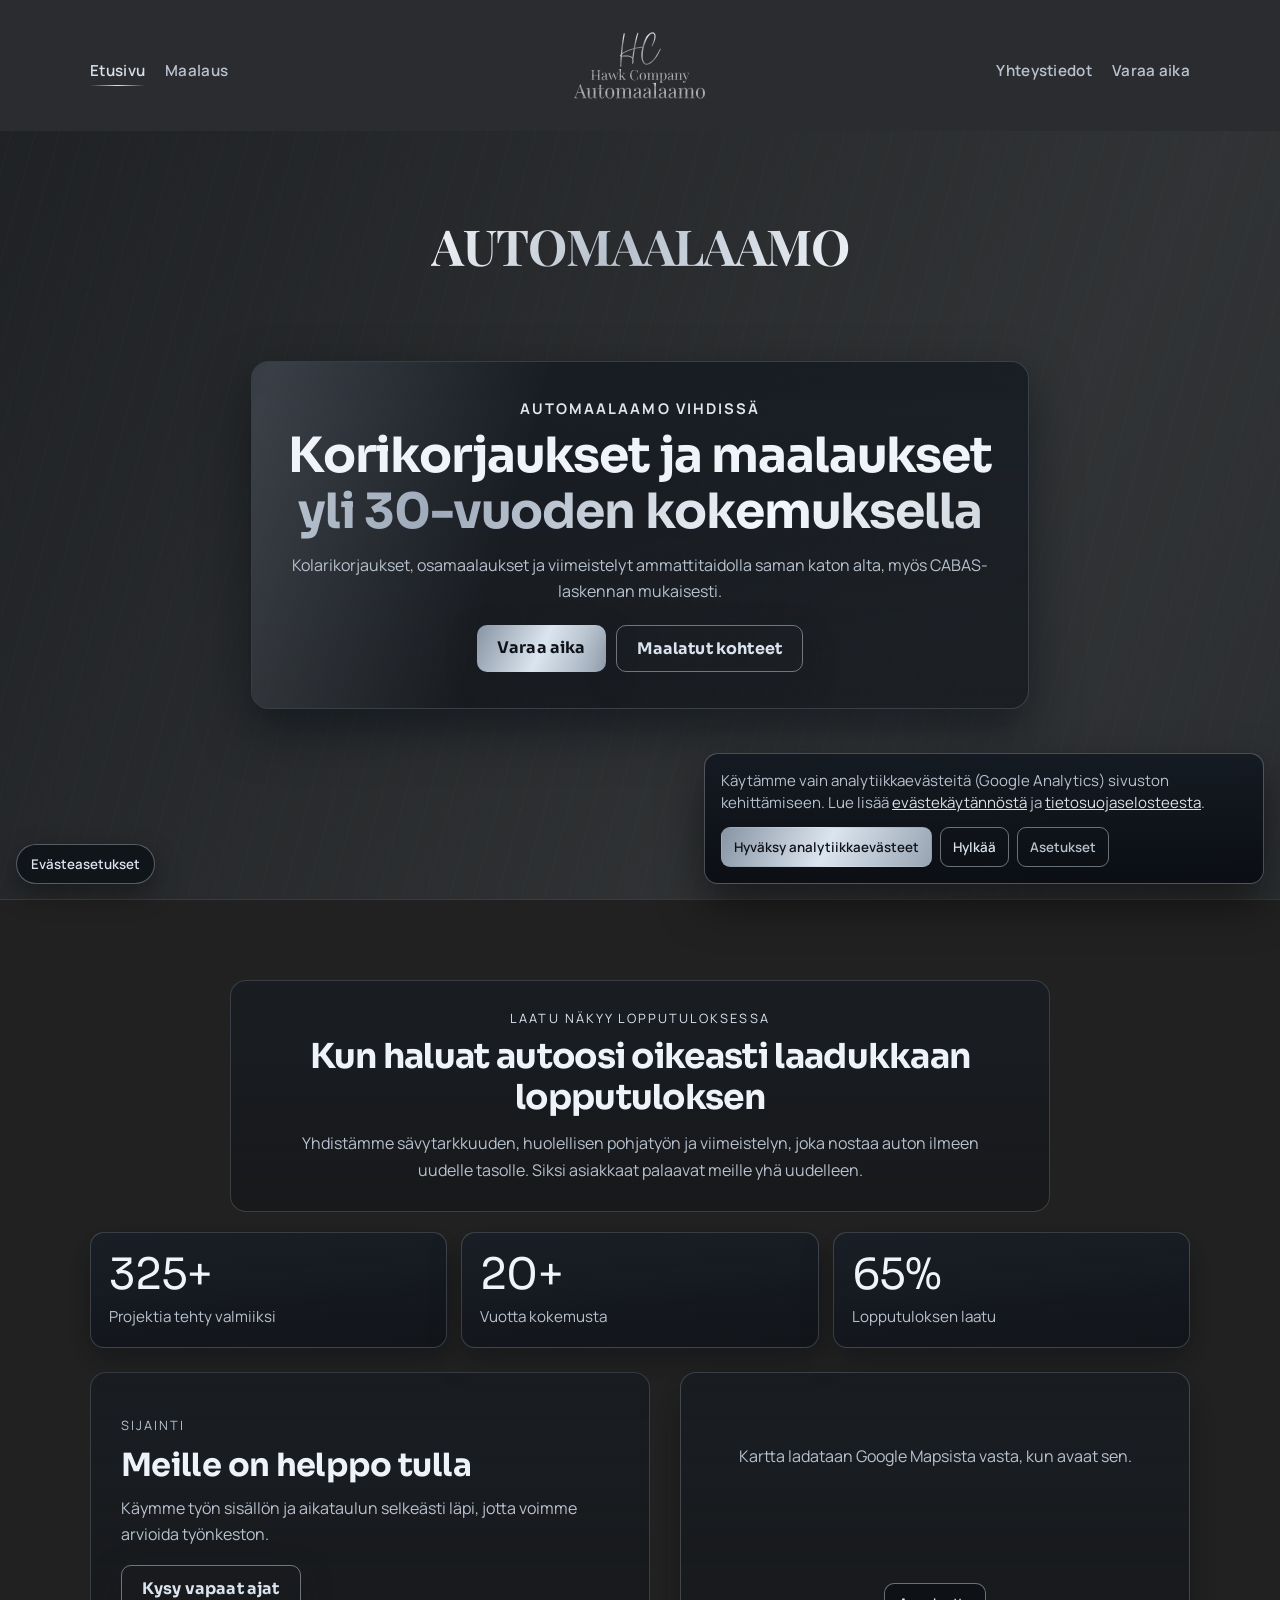
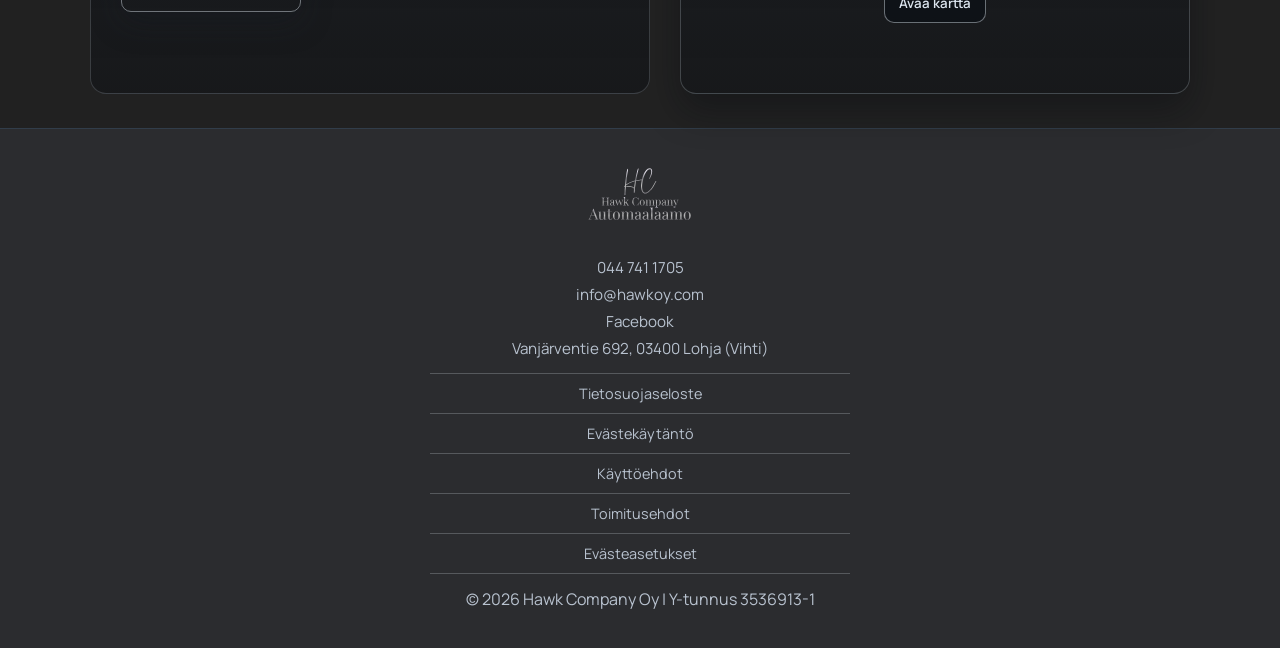
<file: index.html>
﻿<!doctype html>
<html lang="fi">
<head>
  <meta charset="utf-8">
  <meta name="viewport" content="width=device-width, initial-scale=1">
  <title>Hawk Company Oy | Automaalaamo & Korikorjaus Vihti | Etusivu</title>
  <meta name="description" content="Automaalaamo Vihdissä. Korikorjaukset, automaalaukset ja viimeistely yli 30 vuoden kokemuksella.">
  <link rel="canonical" href="https://hawkoy.com/">
  <link rel="preconnect" href="https://fonts.googleapis.com">
  <link rel="preconnect" href="https://fonts.gstatic.com" crossorigin>
  <link href="https://fonts.googleapis.com/css2?family=Manrope:wght@400;500;600;700&family=Playfair+Display:wght@500;600;700&family=Sora:wght@500;600;700;800&display=swap" rel="stylesheet">
  <meta property="og:locale" content="fi_FI">
  <meta property="og:type" content="website">
  <meta property="og:site_name" content="Hawk Company Oy">
  <meta property="og:title" content="Hawk Company Oy | Automaalaamo & Korikorjaus Vihti | Etusivu">
  <meta property="og:description" content="Automaalaamo Vihdissä. Korikorjaukset, automaalaukset ja viimeistely yli 30 vuoden kokemuksella.">
  <meta property="og:url" content="https://hawkoy.com/">
  <meta property="og:image" content="https://hawkoy.com/android-chrome-512x512.png">
  <meta property="og:image:alt" content="Hawk Company Oy logo">
  <script type="application/ld+json">
    {
      "@context": "https://schema.org",
      "@graph": [
        {
          "@type": "WebSite",
          "@id": "https://hawkoy.com/#website",
          "url": "https://hawkoy.com/",
          "name": "Hawk Company Oy",
          "inLanguage": "fi"
        },
        {
          "@type": "AutoBodyShop",
          "@id": "https://hawkoy.com/#organization",
          "name": "Hawk Company Oy",
          "url": "https://hawkoy.com/",
          "image": "https://hawkoy.com/android-chrome-512x512.png",
          "description": "Automaalaamo Vihdissä. Korikorjaukset, automaalaukset ja viimeistely yli 30 vuoden kokemuksella.",
          "telephone": "+358447411705",
          "email": "info@hawkoy.com",
          "address": {
            "@type": "PostalAddress",
            "streetAddress": "Vanjärventie 692",
            "postalCode": "03400",
            "addressLocality": "Lohja",
            "addressCountry": "FI"
          },
          "areaServed": [
            "Vihti",
            "Lohja"
          ],
          "sameAs": [
            "https://www.facebook.com/share/1EYz6RL2va/?mibextid=wwXIfr"
          ]
        },
        {
          "@type": "WebPage",
          "@id": "https://hawkoy.com/#webpage",
          "url": "https://hawkoy.com/",
          "name": "Hawk Company Oy | Automaalaamo & Korikorjaus Vihti | Etusivu",
          "description": "Automaalaamo Vihdissä. Korikorjaukset, automaalaukset ja viimeistely yli 30 vuoden kokemuksella.",
          "inLanguage": "fi",
          "isPartOf": {
            "@id": "https://hawkoy.com/#website"
          },
          "about": {
            "@id": "https://hawkoy.com/#organization"
          }
        }
      ]
    }
  </script>
  <link rel="stylesheet" href="styles.css">
  <link rel="icon" href="favicon.ico" sizes="any">
  <link rel="icon" type="image/png" sizes="32x32" href="favicon-32x32.png">
  <link rel="icon" type="image/png" sizes="16x16" href="favicon-16x16.png">
  <link rel="apple-touch-icon" sizes="180x180" href="apple-touch-icon.png">
</head>
<body>
  <header class="masthead">
    <div class="container nav">
      <input class="nav-toggle-checkbox" type="checkbox" id="nav-toggle" aria-label="Avaa navigaatio">
      <label class="nav-toggle" for="nav-toggle" aria-hidden="true">
        <span></span>
      </label>

      <nav class="nav-side nav-left">
        <a class="active" href="index.html">Etusivu</a>
        <a href="maalaus.html">Maalaus</a>
      </nav>

      <a class="brand" href="index.html">
        <img src="assets/logo.svg" alt="Automaalaamo logo">
      </a>

      <nav class="nav-side nav-right">
        <a href="yhteys.html">Yhteystiedot</a>
        <a href="yhteys.html#yhteys">Varaa aika</a>
      </nav>

      <nav class="mobile-menu">
        <a class="active" href="index.html">Etusivu</a>
        <a href="maalaus.html">Maalaus</a>
        <a href="yhteys.html">Yhteystiedot</a>
        <a href="yhteys.html#yhteys">Varaa aika</a>
      </nav>
    </div>

    <div class="container hero-wordmark" aria-label="Automaalaamo">
      <p>AUTOMAALAAMO</p>
    </div>

    <div class="container hero">
      <div class="hero-content hero-panel">
        <p class="hero-location">Automaalaamo Vihdissä</p>
        <h1 class="hero-title">
          <span class="hero-line">Korikorjaukset ja maalaukset</span>
          <span class="hero-line hero-line-accent">yli 30-vuoden kokemuksella</span>
        </h1>
        <p class="hero-sub">Kolarikorjaukset, osamaalaukset ja viimeistelyt ammattitaidolla saman katon alta, myös CABAS-laskennan mukaisesti.</p>
        <div class="hero-actions">
          <a class="cta" href="yhteys.html#yhteys">Varaa aika</a>
          <a class="cta cta-secondary" href="maalaus.html">Maalatut kohteet</a>
        </div>
      </div>
    </div>
  </header>

  <main class="container">
    <section class="sales-intro" aria-label="Miksi valita meidät">
      <p class="sales-kicker">Laatu näkyy lopputuloksessa</p>
      <h2>Kun haluat autoosi oikeasti laadukkaan lopputuloksen</h2>
      <p class="sales-copy">Yhdistämme sävytarkkuuden, huolellisen pohjatyön ja viimeistelyn, joka nostaa auton ilmeen uudelle tasolle. Siksi asiakkaat palaavat meille yhä uudelleen.</p>
    </section>

    <section class="stats-band" aria-label="Tilastot">
      <article class="stat-card">
        <p class="stat-value"><span data-counter data-target="500" data-suffix="+">0</span></p>
        <p class="stat-label">Projektia tehty valmiiksi</p>
      </article>
      <article class="stat-card">
        <p class="stat-value"><span data-counter data-target="30" data-suffix="+">0</span></p>
        <p class="stat-label">Vuotta kokemusta</p>
      </article>
      <article class="stat-card">
        <p class="stat-value"><span data-counter data-target="100" data-suffix="%">0</span></p>
        <p class="stat-label">Lopputuloksen laatu</p>
      </article>
    </section>

    <section class="workshop-feature" aria-label="Ulkohallimme">
      <div class="workshop-content">
        <p class="workshop-kicker">Sijainti</p>
        <h2>Meille on helppo tulla</h2>
        <p>Käymme työn sisällön ja aikataulun selkeästi läpi, jotta voimme arvioida työnkeston.</p>
        <a class="cta cta-secondary" href="yhteys.html#yhteys">Kysy vapaat ajat</a>
      </div>

      <figure class="workshop-image-wrap workshop-map-wrap" aria-label="Sijainti kartalla">
        <div class="map-consent-placeholder" data-map-placeholder>
          <p>Kartta ladataan Google Mapsista vasta, kun avaat sen.</p>
          <button type="button" class="map-load-btn" data-map-load>Avaa kartta</button>
        </div>
        <iframe
          class="workshop-map"
          title="Automaalaamon sijainti kartalla"
          data-map-src="https://www.google.com/maps?q=Vanj%C3%A4rventie%20692%2C%2003400%20Lohja&output=embed"
          loading="lazy"
          referrerpolicy="no-referrer-when-downgrade"
          allowfullscreen
          hidden>
        </iframe>
      </figure>
    </section>
  </main>

  <footer>
    <div class="container footer-content">
      <div class="partners">
        <div class="partner-logos">
          <img src="assets/stirwell.webp" alt="Stirwell logo" hidden>
          <a class="footer-brand-link" href="index.html" aria-label="Siirry etusivulle">
            <img src="assets/logo.svg" alt="Hawk Company logo">
          </a>
        </div>
      </div>
      <div class="footer-contact" aria-label="Yhteystiedot">
        <a href="tel:+358447411705">044 741 1705</a>
        <a href="mailto:info@hawkoy.com">info@hawkoy.com</a>
        <a href="https://www.facebook.com/share/1EYz6RL2va/?mibextid=wwXIfr" target="_blank" rel="noopener noreferrer">Facebook</a>
        <p>Vanjärventie 692, 03400 Lohja (Vihti)</p>
      </div>
      <div class="footer-legal" aria-label="Lakisivut">
        <a href="tietosuoja.html">Tietosuojaseloste</a>
        <a href="evasteet.html">Evästekäytäntö</a>
        <a href="kayttoehdot.html">Käyttöehdot</a>
        <a href="toimitusehdot.html">Toimitusehdot</a>
        <button type="button" data-open-cookie-settings>Evästeasetukset</button>
      </div>
      <p class="footer-copy">© 2026 Hawk Company Oy | Y-tunnus 3536913-1</p>
    </div>
  </footer>

  <script src="script.js"></script>
</body>
</html>
</file>
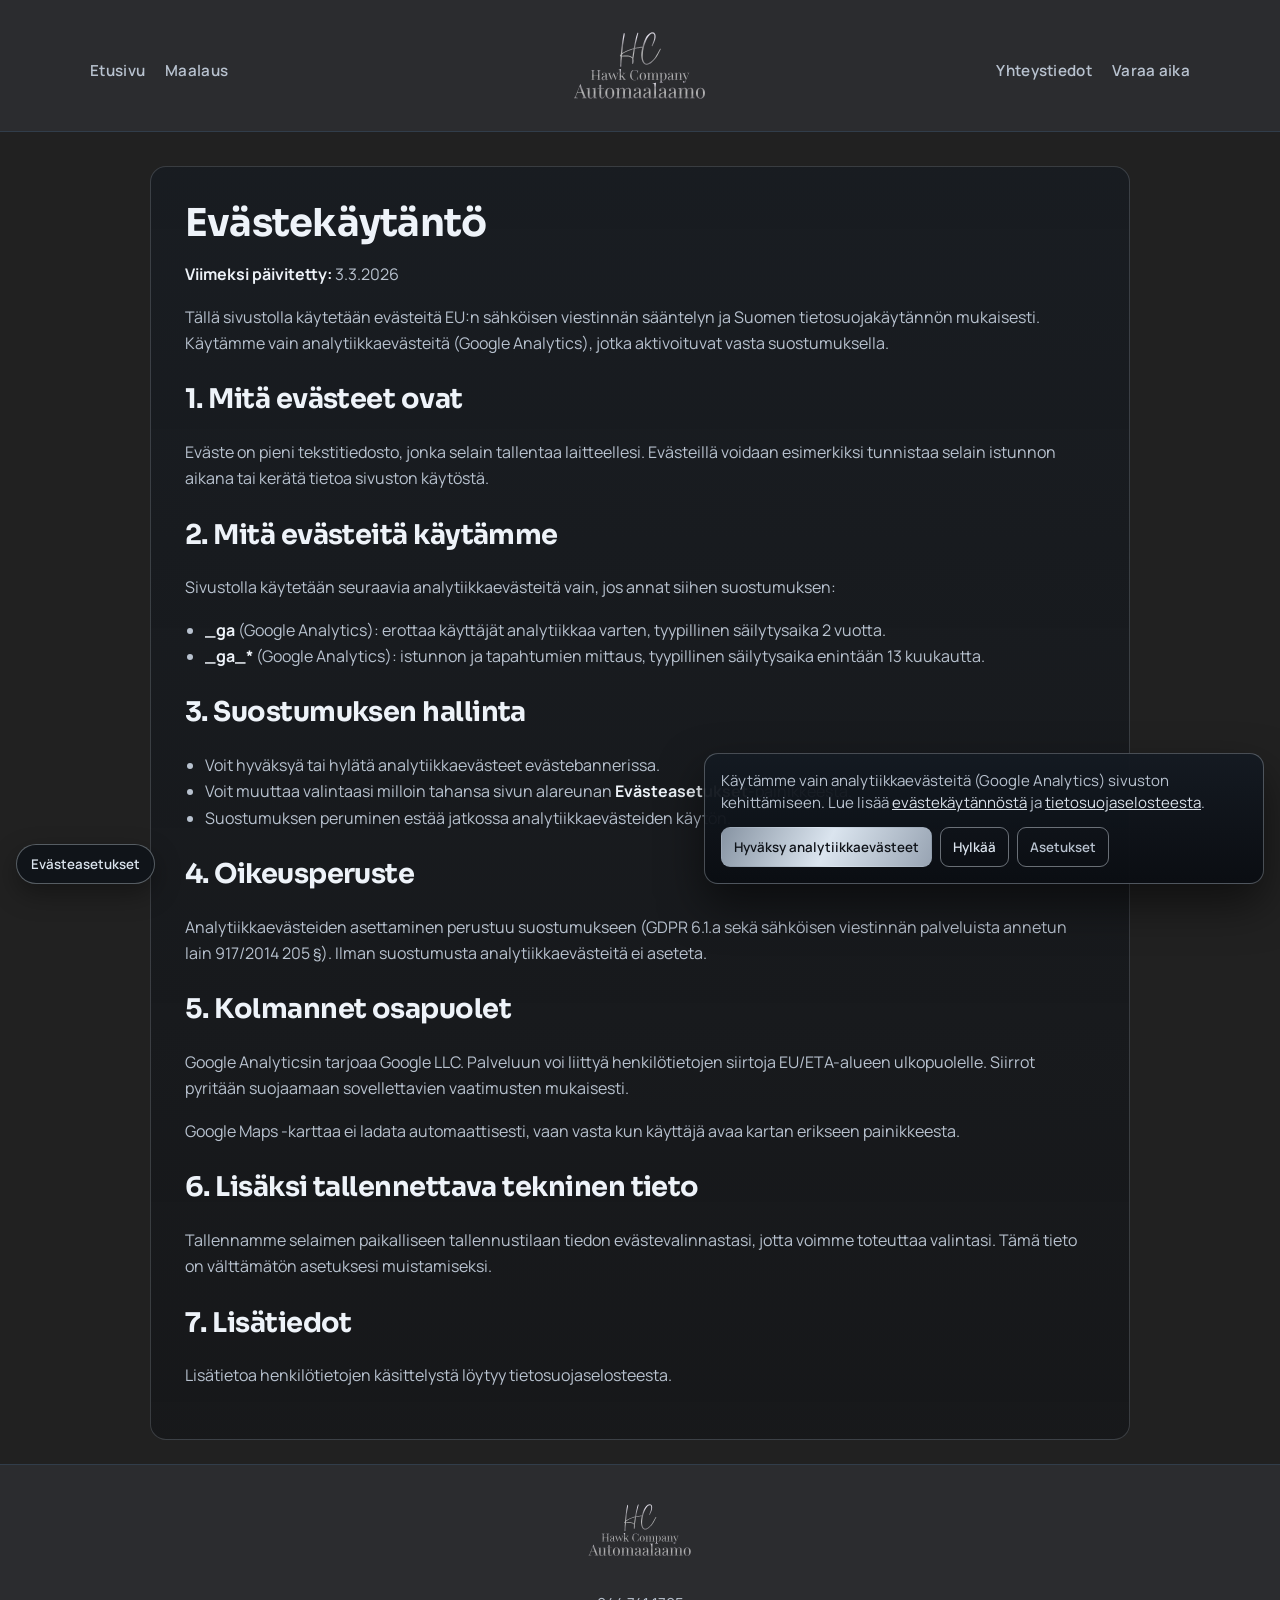
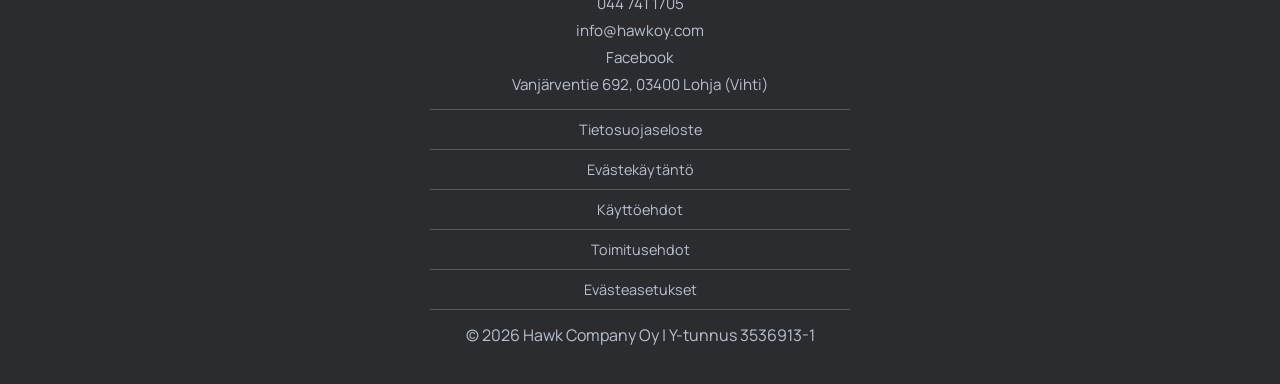
<file: evasteet.html>
﻿<!doctype html>
<html lang="fi">
<head>
  <meta charset="utf-8">
  <meta name="viewport" content="width=device-width, initial-scale=1">
  <title>Evästekäytäntö | Hawk Company Oy</title>
  <meta name="description" content="Hawk Company Oy:n evästekäytäntö ja analytiikkaevästeiden hallinta.">
  <link rel="canonical" href="https://hawkoy.com/evasteet.html">
  <link rel="preconnect" href="https://fonts.googleapis.com">
  <link rel="preconnect" href="https://fonts.gstatic.com" crossorigin>
  <link href="https://fonts.googleapis.com/css2?family=Manrope:wght@400;500;600;700&family=Playfair+Display:wght@500;600;700&family=Sora:wght@500;600;700;800&display=swap" rel="stylesheet">
  <meta property="og:locale" content="fi_FI">
  <meta property="og:type" content="website">
  <meta property="og:site_name" content="Hawk Company Oy">
  <meta property="og:title" content="Evästekäytäntö | Hawk Company Oy">
  <meta property="og:description" content="Hawk Company Oy:n evästekäytäntö ja analytiikkaevästeiden hallinta.">
  <meta property="og:url" content="https://hawkoy.com/evasteet.html">
  <meta property="og:image" content="https://hawkoy.com/android-chrome-512x512.png">
  <meta property="og:image:alt" content="Hawk Company Oy logo">
  <script type="application/ld+json">
    {
      "@context": "https://schema.org",
      "@type": "WebPage",
      "@id": "https://hawkoy.com/evasteet.html#webpage",
      "url": "https://hawkoy.com/evasteet.html",
      "name": "Evästekäytäntö | Hawk Company Oy",
      "description": "Hawk Company Oy:n evästekäytäntö ja analytiikkaevästeiden hallinta.",
      "inLanguage": "fi",
      "isPartOf": {
        "@id": "https://hawkoy.com/#website"
      },
      "about": {
        "@id": "https://hawkoy.com/#organization"
      }
    }
  </script>
  <link rel="stylesheet" href="styles.css">
  <link rel="icon" href="favicon.ico" sizes="any">
  <link rel="icon" type="image/png" sizes="32x32" href="favicon-32x32.png">
  <link rel="icon" type="image/png" sizes="16x16" href="favicon-16x16.png">
  <link rel="apple-touch-icon" sizes="180x180" href="apple-touch-icon.png">
</head>
<body class="legal-page">
  <header>
    <div class="container nav">
      <input class="nav-toggle-checkbox" type="checkbox" id="nav-toggle" aria-label="Avaa navigaatio">
      <label class="nav-toggle" for="nav-toggle" aria-hidden="true">
        <span></span>
      </label>

      <nav class="nav-side nav-left">
        <a href="index.html">Etusivu</a>
        <a href="maalaus.html">Maalaus</a>
      </nav>

      <a class="brand" href="index.html">
        <img src="assets/logo.svg" alt="Automaalaamo logo">
      </a>

      <nav class="nav-side nav-right">
        <a href="yhteys.html">Yhteystiedot</a>
        <a href="yhteys.html#yhteys">Varaa aika</a>
      </nav>

      <nav class="mobile-menu">
        <a href="index.html">Etusivu</a>
        <a href="maalaus.html">Maalaus</a>
        <a href="yhteys.html">Yhteystiedot</a>
        <a href="yhteys.html#yhteys">Varaa aika</a>
      </nav>
    </div>
  </header>

  <main class="container">
    <article class="legal-layout" aria-label="Evästekäytäntö">
      <h1>Evästekäytäntö</h1>
      <p><strong>Viimeksi päivitetty:</strong> 3.3.2026</p>
      <p>Tällä sivustolla käytetään evästeitä EU:n sähköisen viestinnän sääntelyn ja Suomen tietosuojakäytännön mukaisesti. Käytämme vain analytiikkaevästeitä (Google Analytics), jotka aktivoituvat vasta suostumuksella.</p>

      <h2>1. Mitä evästeet ovat</h2>
      <p>Eväste on pieni tekstitiedosto, jonka selain tallentaa laitteellesi. Evästeillä voidaan esimerkiksi tunnistaa selain istunnon aikana tai kerätä tietoa sivuston käytöstä.</p>

      <h2>2. Mitä evästeitä käytämme</h2>
      <p>Sivustolla käytetään seuraavia analytiikkaevästeitä vain, jos annat siihen suostumuksen:</p>
      <ul>
        <li><strong>_ga</strong> (Google Analytics): erottaa käyttäjät analytiikkaa varten, tyypillinen säilytysaika 2 vuotta.</li>
        <li><strong>_ga_*</strong> (Google Analytics): istunnon ja tapahtumien mittaus, tyypillinen säilytysaika enintään 13 kuukautta.</li>
      </ul>

      <h2>3. Suostumuksen hallinta</h2>
      <ul>
        <li>Voit hyväksyä tai hylätä analytiikkaevästeet evästebannerissa.</li>
        <li>Voit muuttaa valintaasi milloin tahansa sivun alareunan <strong>Evästeasetukset</strong>-painikkeesta.</li>
        <li>Suostumuksen peruminen estää jatkossa analytiikkaevästeiden käytön.</li>
      </ul>

      <h2>4. Oikeusperuste</h2>
      <p>Analytiikkaevästeiden asettaminen perustuu suostumukseen (GDPR 6.1.a sekä sähköisen viestinnän palveluista annetun lain 917/2014 205 §). Ilman suostumusta analytiikkaevästeitä ei aseteta.</p>

      <h2>5. Kolmannet osapuolet</h2>
      <p>Google Analyticsin tarjoaa Google LLC. Palveluun voi liittyä henkilötietojen siirtoja EU/ETA-alueen ulkopuolelle. Siirrot pyritään suojaamaan sovellettavien vaatimusten mukaisesti.</p>
      <p>Google Maps -karttaa ei ladata automaattisesti, vaan vasta kun käyttäjä avaa kartan erikseen painikkeesta.</p>

      <h2>6. Lisäksi tallennettava tekninen tieto</h2>
      <p>Tallennamme selaimen paikalliseen tallennustilaan tiedon evästevalinnastasi, jotta voimme toteuttaa valintasi. Tämä tieto on välttämätön asetuksesi muistamiseksi.</p>

      <h2>7. Lisätiedot</h2>
      <p>Lisätietoa henkilötietojen käsittelystä löytyy <a href="tietosuoja.html">tietosuojaselosteesta</a>.</p>
    </article>
  </main>

  <footer>
    <div class="container footer-content">
      <div class="partners">
        <div class="partner-logos">
          <img src="assets/stirwell.webp" alt="Stirwell logo" hidden>
          <a class="footer-brand-link" href="index.html" aria-label="Siirry etusivulle">
            <img src="assets/logo.svg" alt="Hawk Company logo">
          </a>
        </div>
      </div>
      <div class="footer-contact" aria-label="Yhteystiedot">
        <a href="tel:+358447411705">044 741 1705</a>
        <a href="mailto:info@hawkoy.com">info@hawkoy.com</a>
        <a href="https://www.facebook.com/share/1EYz6RL2va/?mibextid=wwXIfr" target="_blank" rel="noopener noreferrer">Facebook</a>
        <p>Vanjärventie 692, 03400 Lohja (Vihti)</p>
      </div>
      <div class="footer-legal" aria-label="Lakisivut">
        <a href="tietosuoja.html">Tietosuojaseloste</a>
        <a href="evasteet.html">Evästekäytäntö</a>
        <a href="kayttoehdot.html">Käyttöehdot</a>
        <a href="toimitusehdot.html">Toimitusehdot</a>
        <button type="button" data-open-cookie-settings>Evästeasetukset</button>
      </div>
      <p class="footer-copy">© 2026 Hawk Company Oy | Y-tunnus 3536913-1</p>
    </div>
  </footer>

  <script src="script.js"></script>
</body>
</html>
</file>
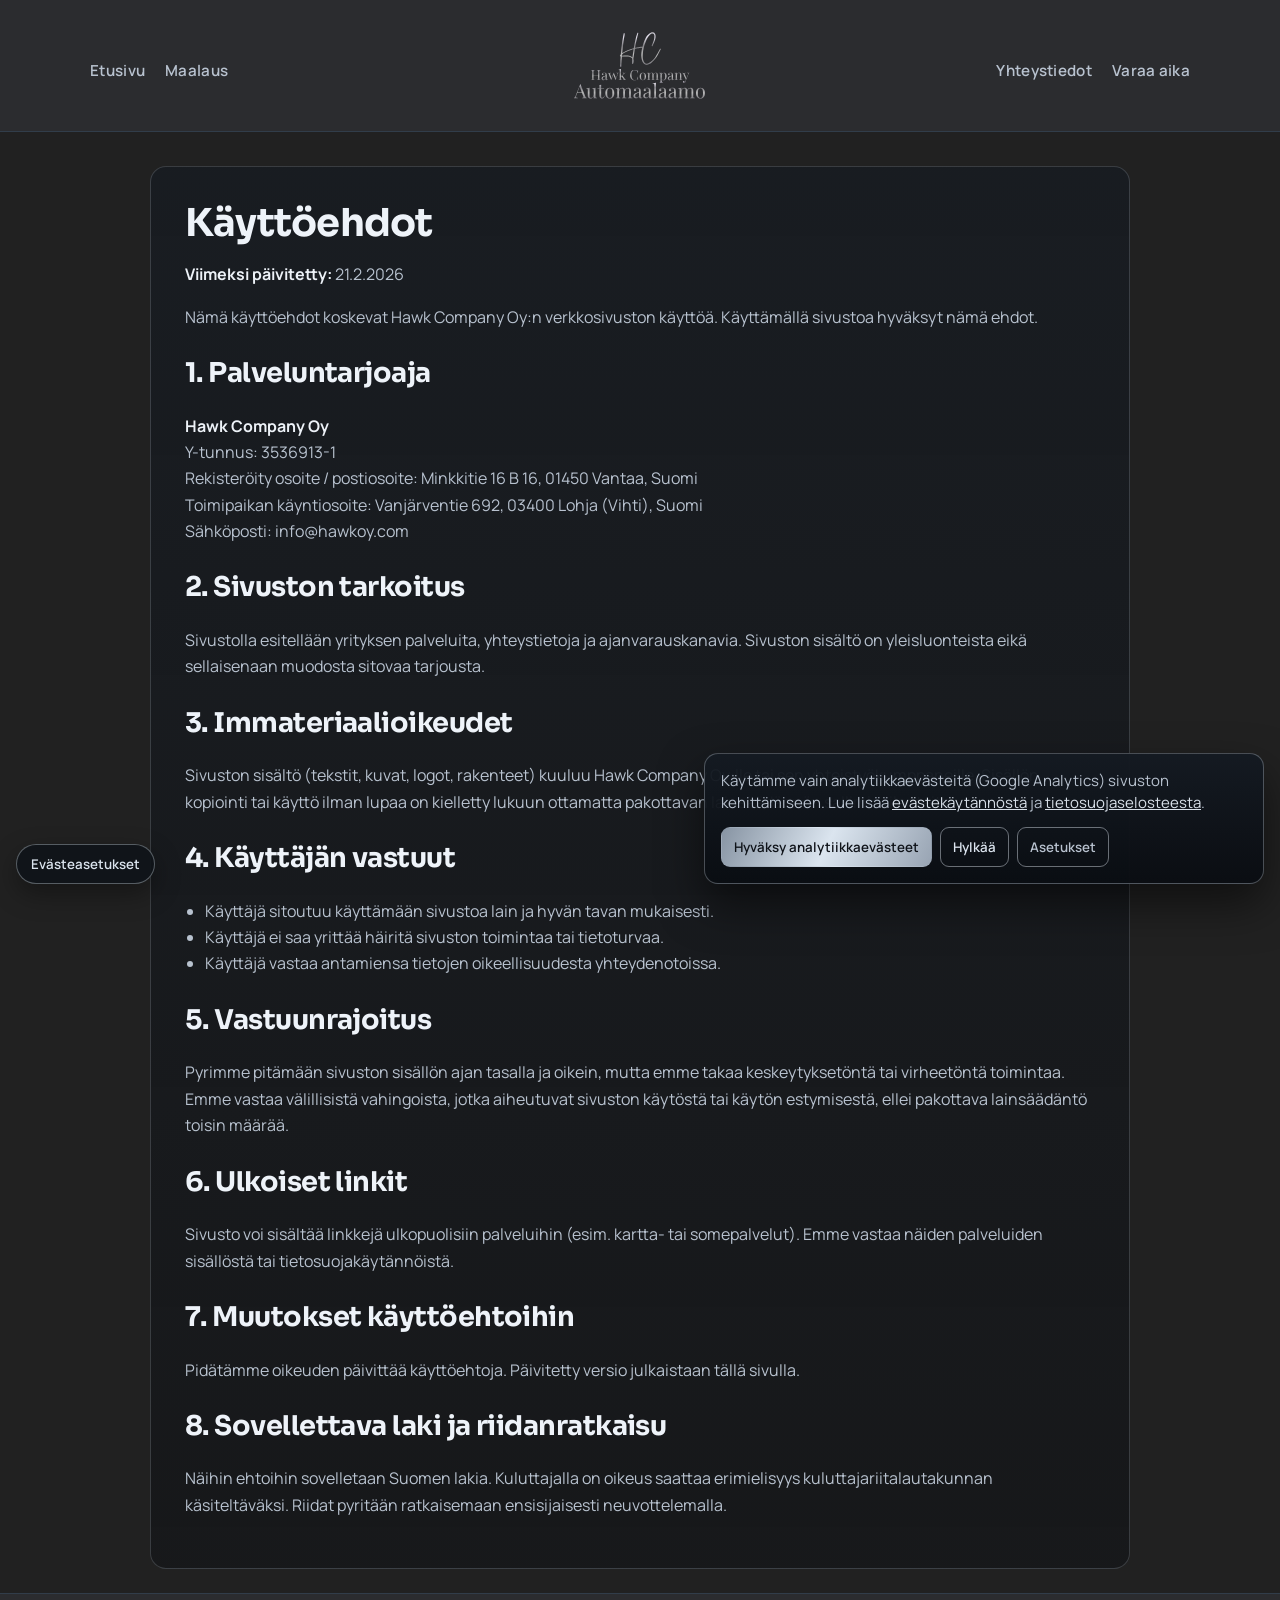
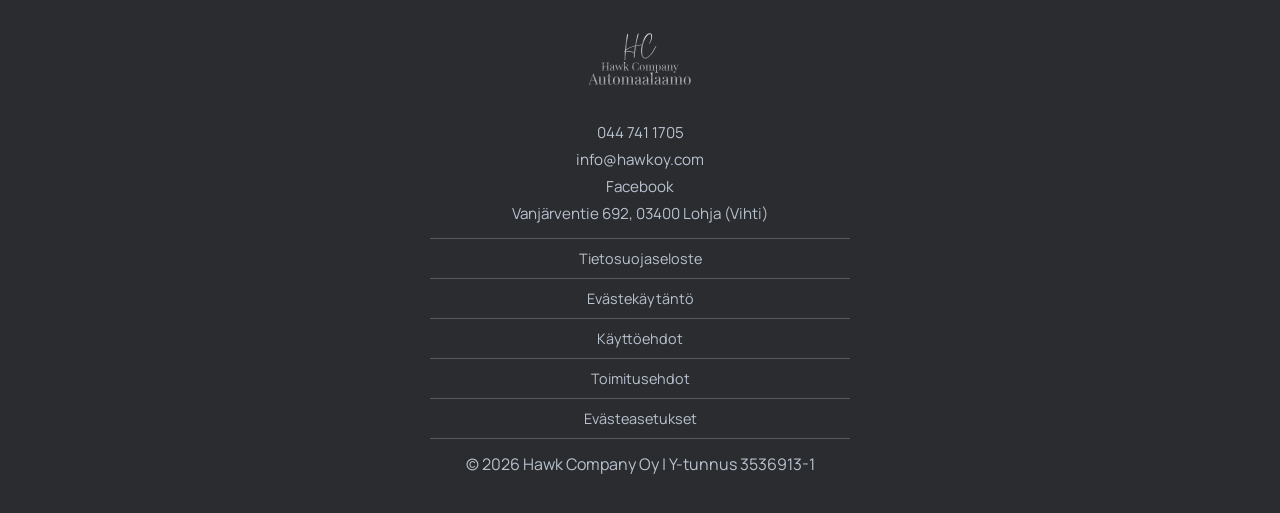
<file: kayttoehdot.html>
﻿<!doctype html>
<html lang="fi">
<head>
  <meta charset="utf-8">
  <meta name="viewport" content="width=device-width, initial-scale=1">
  <title>Käyttöehdot | Hawk Company Oy</title>
  <meta name="description" content="Hawk Company Oy:n verkkosivuston käyttöehdot.">
  <link rel="canonical" href="https://hawkoy.com/kayttoehdot.html">
  <link rel="preconnect" href="https://fonts.googleapis.com">
  <link rel="preconnect" href="https://fonts.gstatic.com" crossorigin>
  <link href="https://fonts.googleapis.com/css2?family=Manrope:wght@400;500;600;700&family=Playfair+Display:wght@500;600;700&family=Sora:wght@500;600;700;800&display=swap" rel="stylesheet">
  <meta property="og:locale" content="fi_FI">
  <meta property="og:type" content="website">
  <meta property="og:site_name" content="Hawk Company Oy">
  <meta property="og:title" content="Käyttöehdot | Hawk Company Oy">
  <meta property="og:description" content="Hawk Company Oy:n verkkosivuston käyttöehdot.">
  <meta property="og:url" content="https://hawkoy.com/kayttoehdot.html">
  <meta property="og:image" content="https://hawkoy.com/android-chrome-512x512.png">
  <meta property="og:image:alt" content="Hawk Company Oy logo">
  <script type="application/ld+json">
    {
      "@context": "https://schema.org",
      "@type": "WebPage",
      "@id": "https://hawkoy.com/kayttoehdot.html#webpage",
      "url": "https://hawkoy.com/kayttoehdot.html",
      "name": "Käyttöehdot | Hawk Company Oy",
      "description": "Hawk Company Oy:n verkkosivuston käyttöehdot.",
      "inLanguage": "fi",
      "isPartOf": {
        "@id": "https://hawkoy.com/#website"
      },
      "about": {
        "@id": "https://hawkoy.com/#organization"
      }
    }
  </script>
  <link rel="stylesheet" href="styles.css">
  <link rel="icon" href="favicon.ico" sizes="any">
  <link rel="icon" type="image/png" sizes="32x32" href="favicon-32x32.png">
  <link rel="icon" type="image/png" sizes="16x16" href="favicon-16x16.png">
  <link rel="apple-touch-icon" sizes="180x180" href="apple-touch-icon.png">
</head>
<body class="legal-page">
  <header>
    <div class="container nav">
      <input class="nav-toggle-checkbox" type="checkbox" id="nav-toggle" aria-label="Avaa navigaatio">
      <label class="nav-toggle" for="nav-toggle" aria-hidden="true">
        <span></span>
      </label>

      <nav class="nav-side nav-left">
        <a href="index.html">Etusivu</a>
        <a href="maalaus.html">Maalaus</a>
      </nav>

      <a class="brand" href="index.html">
        <img src="assets/logo.svg" alt="Automaalaamo logo">
      </a>

      <nav class="nav-side nav-right">
        <a href="yhteys.html">Yhteystiedot</a>
        <a href="yhteys.html#yhteys">Varaa aika</a>
      </nav>

      <nav class="mobile-menu">
        <a href="index.html">Etusivu</a>
        <a href="maalaus.html">Maalaus</a>
        <a href="yhteys.html">Yhteystiedot</a>
        <a href="yhteys.html#yhteys">Varaa aika</a>
      </nav>
    </div>
  </header>

  <main class="container">
    <article class="legal-layout" aria-label="Käyttöehdot">
      <h1>Käyttöehdot</h1>
      <p><strong>Viimeksi päivitetty:</strong> 21.2.2026</p>
      <p>Nämä käyttöehdot koskevat Hawk Company Oy:n verkkosivuston käyttöä. Käyttämällä sivustoa hyväksyt nämä ehdot.</p>

      <h2>1. Palveluntarjoaja</h2>
      <p><strong>Hawk Company Oy</strong><br>
      Y-tunnus: 3536913-1<br>
      Rekisteröity osoite / postiosoite: Minkkitie 16 B 16, 01450 Vantaa, Suomi<br>
      Toimipaikan käyntiosoite: Vanjärventie 692, 03400 Lohja (Vihti), Suomi<br>
      Sähköposti: info@hawkoy.com</p>

      <h2>2. Sivuston tarkoitus</h2>
      <p>Sivustolla esitellään yrityksen palveluita, yhteystietoja ja ajanvarauskanavia. Sivuston sisältö on yleisluonteista eikä sellaisenaan muodosta sitovaa tarjousta.</p>

      <h2>3. Immateriaalioikeudet</h2>
      <p>Sivuston sisältö (tekstit, kuvat, logot, rakenteet) kuuluu Hawk Company Oy:lle tai sen yhteistyökumppaneille. Sisällön kopiointi tai käyttö ilman lupaa on kielletty lukuun ottamatta pakottavan lainsäädännön sallimia tilanteita.</p>

      <h2>4. Käyttäjän vastuut</h2>
      <ul>
        <li>Käyttäjä sitoutuu käyttämään sivustoa lain ja hyvän tavan mukaisesti.</li>
        <li>Käyttäjä ei saa yrittää häiritä sivuston toimintaa tai tietoturvaa.</li>
        <li>Käyttäjä vastaa antamiensa tietojen oikeellisuudesta yhteydenotoissa.</li>
      </ul>

      <h2>5. Vastuunrajoitus</h2>
      <p>Pyrimme pitämään sivuston sisällön ajan tasalla ja oikein, mutta emme takaa keskeytyksetöntä tai virheetöntä toimintaa. Emme vastaa välillisistä vahingoista, jotka aiheutuvat sivuston käytöstä tai käytön estymisestä, ellei pakottava lainsäädäntö toisin määrää.</p>

      <h2>6. Ulkoiset linkit</h2>
      <p>Sivusto voi sisältää linkkejä ulkopuolisiin palveluihin (esim. kartta- tai somepalvelut). Emme vastaa näiden palveluiden sisällöstä tai tietosuojakäytännöistä.</p>

      <h2>7. Muutokset käyttöehtoihin</h2>
      <p>Pidätämme oikeuden päivittää käyttöehtoja. Päivitetty versio julkaistaan tällä sivulla.</p>

      <h2>8. Sovellettava laki ja riidanratkaisu</h2>
      <p>Näihin ehtoihin sovelletaan Suomen lakia. Kuluttajalla on oikeus saattaa erimielisyys kuluttajariitalautakunnan käsiteltäväksi. Riidat pyritään ratkaisemaan ensisijaisesti neuvottelemalla.</p>
    </article>
  </main>

  <footer>
    <div class="container footer-content">
      <div class="partners">
        <div class="partner-logos">
          <img src="assets/stirwell.webp" alt="Stirwell logo" hidden>
          <a class="footer-brand-link" href="index.html" aria-label="Siirry etusivulle">
            <img src="assets/logo.svg" alt="Hawk Company logo">
          </a>
        </div>
      </div>
      <div class="footer-contact" aria-label="Yhteystiedot">
        <a href="tel:+358447411705">044 741 1705</a>
        <a href="mailto:info@hawkoy.com">info@hawkoy.com</a>
        <a href="https://www.facebook.com/share/1EYz6RL2va/?mibextid=wwXIfr" target="_blank" rel="noopener noreferrer">Facebook</a>
        <p>Vanjärventie 692, 03400 Lohja (Vihti)</p>
      </div>
      <div class="footer-legal" aria-label="Lakisivut">
        <a href="tietosuoja.html">Tietosuojaseloste</a>
        <a href="evasteet.html">Evästekäytäntö</a>
        <a href="kayttoehdot.html">Käyttöehdot</a>
        <a href="toimitusehdot.html">Toimitusehdot</a>
        <button type="button" data-open-cookie-settings>Evästeasetukset</button>
      </div>
      <p class="footer-copy">© 2026 Hawk Company Oy | Y-tunnus 3536913-1</p>
    </div>
  </footer>

  <script src="script.js"></script>
</body>
</html>
</file>
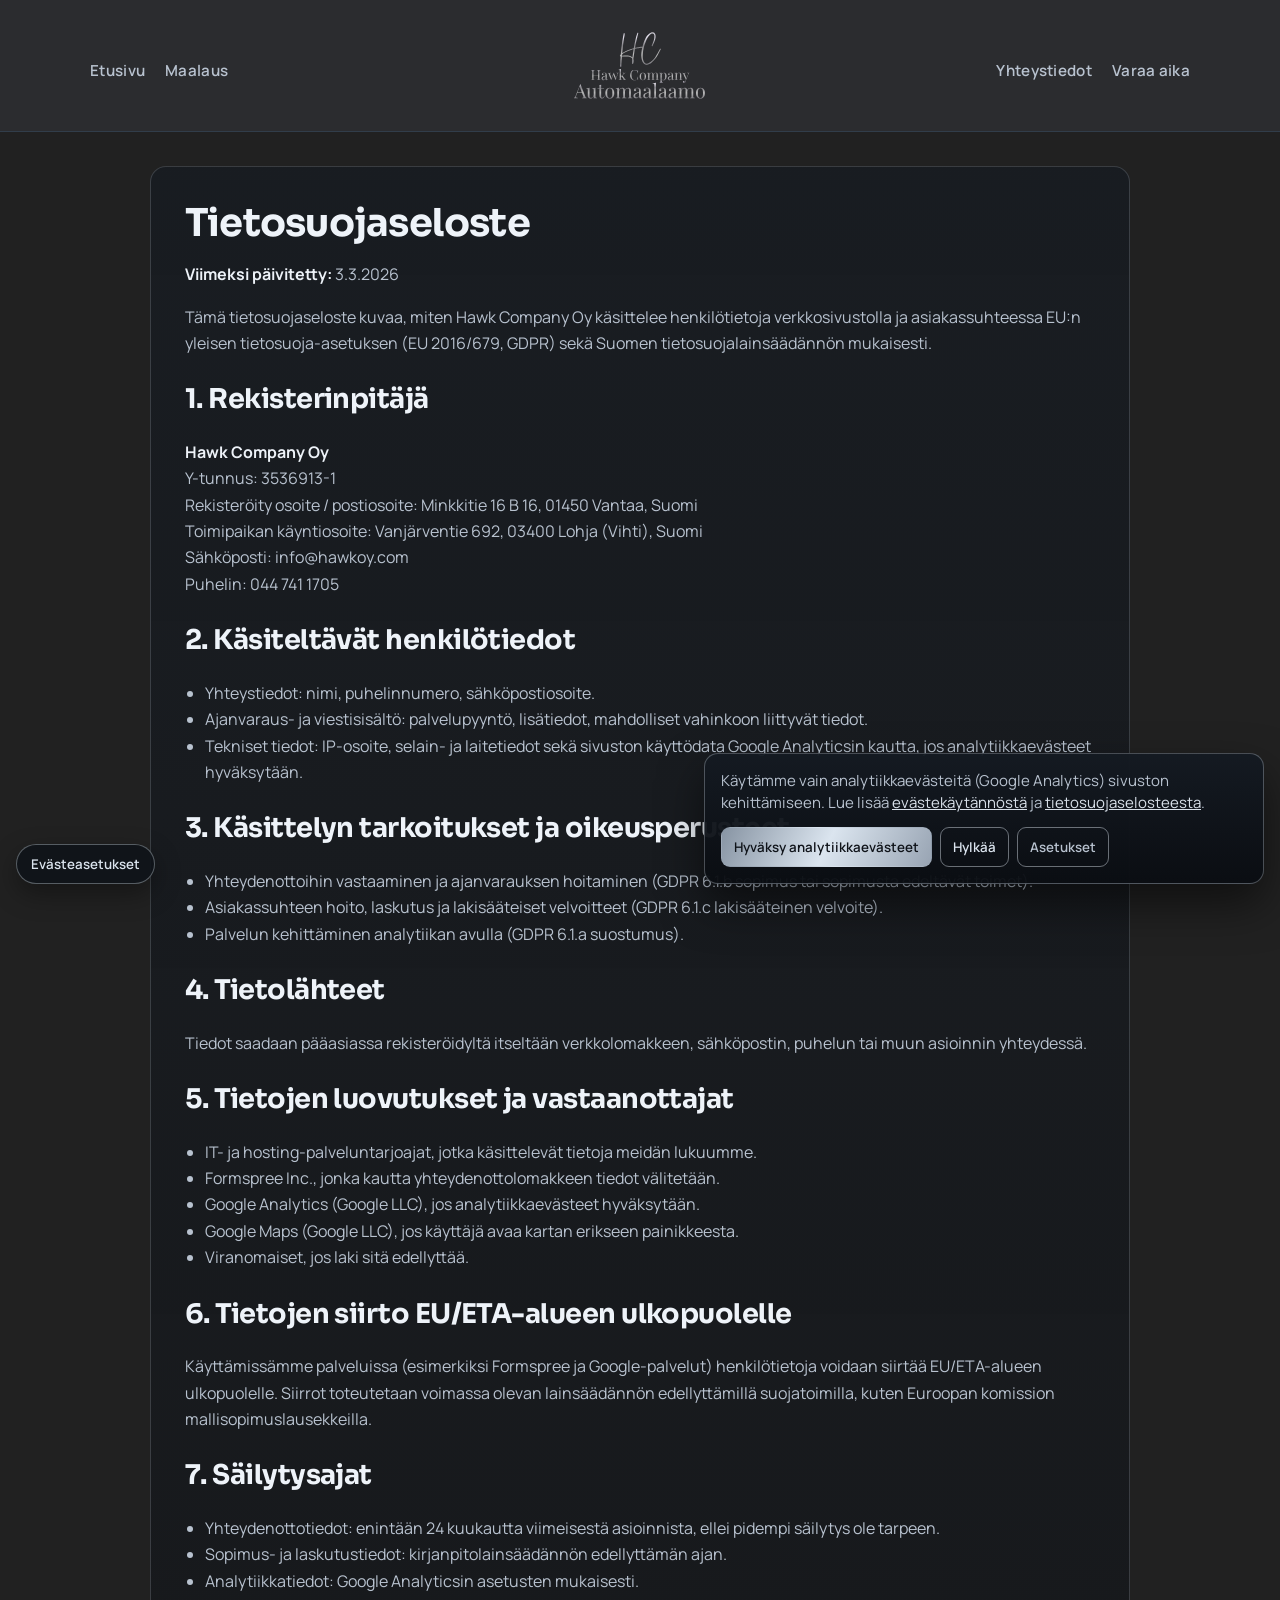
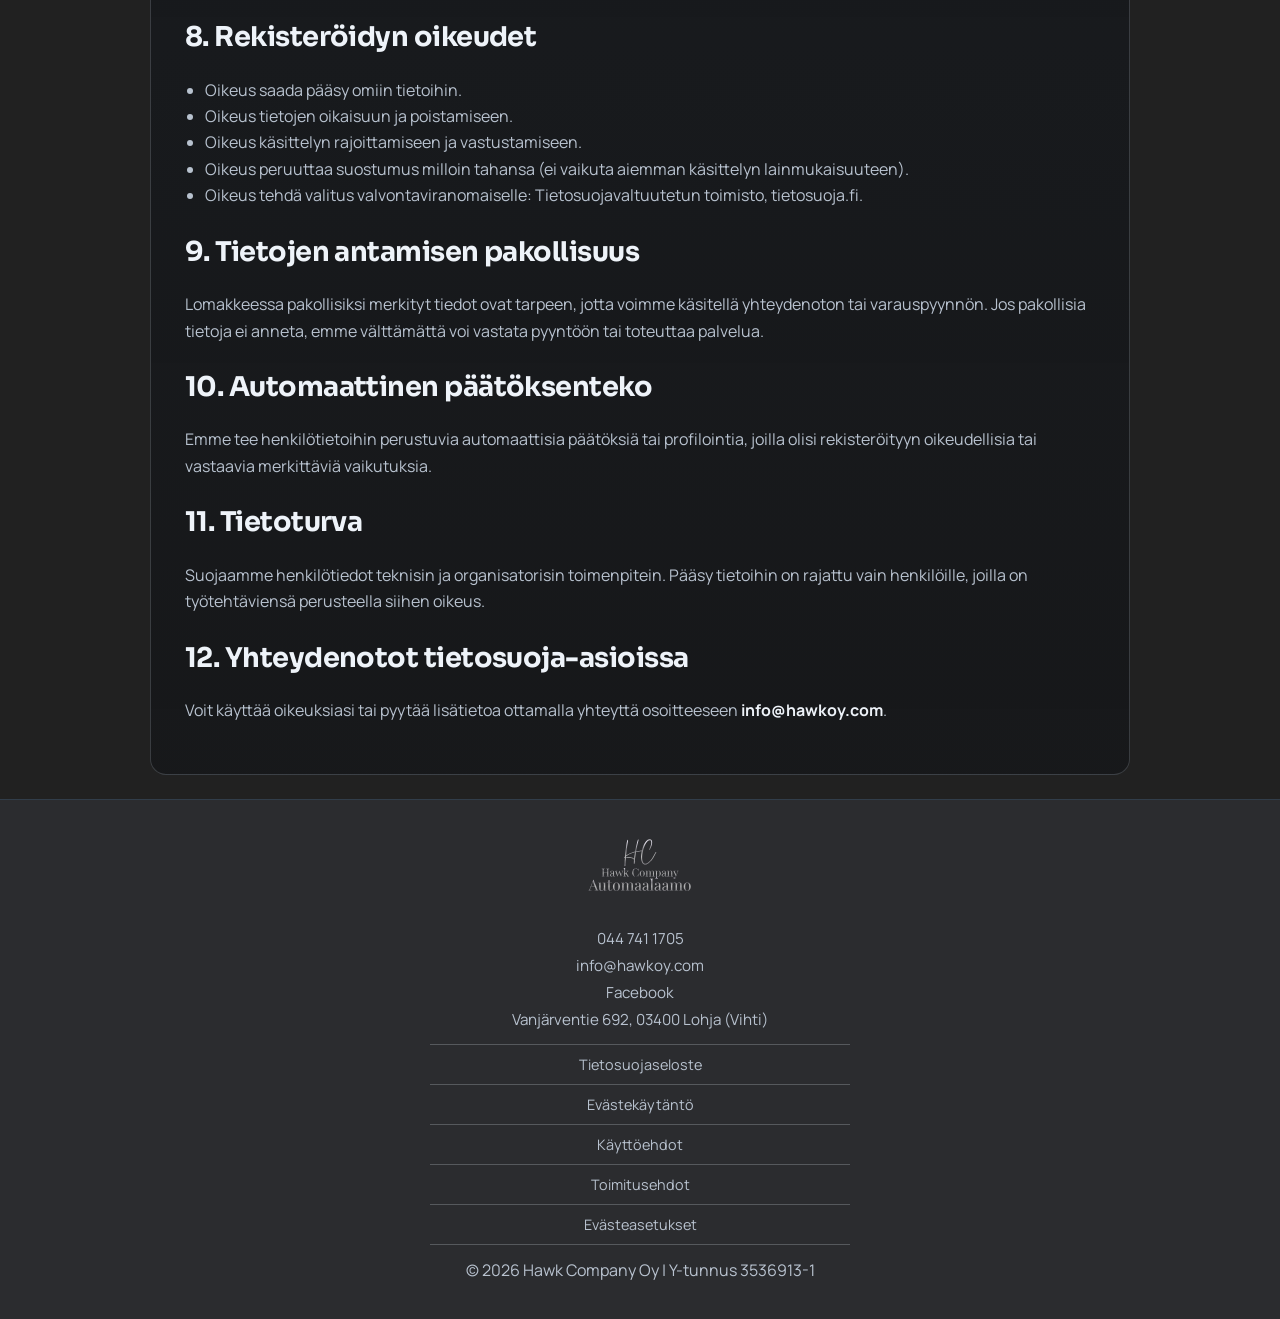
<file: tietosuoja.html>
﻿<!doctype html>
<html lang="fi">
<head>
  <meta charset="utf-8">
  <meta name="viewport" content="width=device-width, initial-scale=1">
  <title>Tietosuojaseloste | Hawk Company Oy</title>
  <meta name="description" content="Hawk Company Oy:n tietosuojaseloste ja rekisteröidyn oikeudet.">
  <link rel="canonical" href="https://hawkoy.com/tietosuoja.html">
  <link rel="preconnect" href="https://fonts.googleapis.com">
  <link rel="preconnect" href="https://fonts.gstatic.com" crossorigin>
  <link href="https://fonts.googleapis.com/css2?family=Manrope:wght@400;500;600;700&family=Playfair+Display:wght@500;600;700&family=Sora:wght@500;600;700;800&display=swap" rel="stylesheet">
  <meta property="og:locale" content="fi_FI">
  <meta property="og:type" content="website">
  <meta property="og:site_name" content="Hawk Company Oy">
  <meta property="og:title" content="Tietosuojaseloste | Hawk Company Oy">
  <meta property="og:description" content="Hawk Company Oy:n tietosuojaseloste ja rekisteröidyn oikeudet.">
  <meta property="og:url" content="https://hawkoy.com/tietosuoja.html">
  <meta property="og:image" content="https://hawkoy.com/android-chrome-512x512.png">
  <meta property="og:image:alt" content="Hawk Company Oy logo">
  <script type="application/ld+json">
    {
      "@context": "https://schema.org",
      "@type": "WebPage",
      "@id": "https://hawkoy.com/tietosuoja.html#webpage",
      "url": "https://hawkoy.com/tietosuoja.html",
      "name": "Tietosuojaseloste | Hawk Company Oy",
      "description": "Hawk Company Oy:n tietosuojaseloste ja rekisteröidyn oikeudet.",
      "inLanguage": "fi",
      "isPartOf": {
        "@id": "https://hawkoy.com/#website"
      },
      "about": {
        "@id": "https://hawkoy.com/#organization"
      }
    }
  </script>
  <link rel="stylesheet" href="styles.css">
  <link rel="icon" href="favicon.ico" sizes="any">
  <link rel="icon" type="image/png" sizes="32x32" href="favicon-32x32.png">
  <link rel="icon" type="image/png" sizes="16x16" href="favicon-16x16.png">
  <link rel="apple-touch-icon" sizes="180x180" href="apple-touch-icon.png">
</head>
<body class="legal-page">
  <header>
    <div class="container nav">
      <input class="nav-toggle-checkbox" type="checkbox" id="nav-toggle" aria-label="Avaa navigaatio">
      <label class="nav-toggle" for="nav-toggle" aria-hidden="true">
        <span></span>
      </label>

      <nav class="nav-side nav-left">
        <a href="index.html">Etusivu</a>
        <a href="maalaus.html">Maalaus</a>
      </nav>

      <a class="brand" href="index.html">
        <img src="assets/logo.svg" alt="Automaalaamo logo">
      </a>

      <nav class="nav-side nav-right">
        <a href="yhteys.html">Yhteystiedot</a>
        <a href="yhteys.html#yhteys">Varaa aika</a>
      </nav>

      <nav class="mobile-menu">
        <a href="index.html">Etusivu</a>
        <a href="maalaus.html">Maalaus</a>
        <a href="yhteys.html">Yhteystiedot</a>
        <a href="yhteys.html#yhteys">Varaa aika</a>
      </nav>
    </div>
  </header>

  <main class="container">
    <article class="legal-layout" aria-label="Tietosuojaseloste">
      <h1>Tietosuojaseloste</h1>
      <p><strong>Viimeksi päivitetty:</strong> 3.3.2026</p>
      <p>Tämä tietosuojaseloste kuvaa, miten Hawk Company Oy käsittelee henkilötietoja verkkosivustolla ja asiakassuhteessa EU:n yleisen tietosuoja-asetuksen (EU 2016/679, GDPR) sekä Suomen tietosuojalainsäädännön mukaisesti.</p>

      <h2>1. Rekisterinpitäjä</h2>
      <p><strong>Hawk Company Oy</strong><br>
      Y-tunnus: 3536913-1<br>
      Rekisteröity osoite / postiosoite: Minkkitie 16 B 16, 01450 Vantaa, Suomi<br>
      Toimipaikan käyntiosoite: Vanjärventie 692, 03400 Lohja (Vihti), Suomi<br>
      Sähköposti: info@hawkoy.com<br>
      Puhelin: 044 741 1705</p>

      <h2>2. Käsiteltävät henkilötiedot</h2>
      <ul>
        <li>Yhteystiedot: nimi, puhelinnumero, sähköpostiosoite.</li>
        <li>Ajanvaraus- ja viestisisältö: palvelupyyntö, lisätiedot, mahdolliset vahinkoon liittyvät tiedot.</li>
        <li>Tekniset tiedot: IP-osoite, selain- ja laitetiedot sekä sivuston käyttödata Google Analyticsin kautta, jos analytiikkaevästeet hyväksytään.</li>
      </ul>

      <h2>3. Käsittelyn tarkoitukset ja oikeusperusteet</h2>
      <ul>
        <li>Yhteydenottoihin vastaaminen ja ajanvarauksen hoitaminen (GDPR 6.1.b sopimus tai sopimusta edeltävät toimet).</li>
        <li>Asiakassuhteen hoito, laskutus ja lakisääteiset velvoitteet (GDPR 6.1.c lakisääteinen velvoite).</li>
        <li>Palvelun kehittäminen analytiikan avulla (GDPR 6.1.a suostumus).</li>
      </ul>

      <h2>4. Tietolähteet</h2>
      <p>Tiedot saadaan pääasiassa rekisteröidyltä itseltään verkkolomakkeen, sähköpostin, puhelun tai muun asioinnin yhteydessä.</p>

      <h2>5. Tietojen luovutukset ja vastaanottajat</h2>
      <ul>
        <li>IT- ja hosting-palveluntarjoajat, jotka käsittelevät tietoja meidän lukuumme.</li>
        <li>Formspree Inc., jonka kautta yhteydenottolomakkeen tiedot välitetään.</li>
        <li>Google Analytics (Google LLC), jos analytiikkaevästeet hyväksytään.</li>
        <li>Google Maps (Google LLC), jos käyttäjä avaa kartan erikseen painikkeesta.</li>
        <li>Viranomaiset, jos laki sitä edellyttää.</li>
      </ul>

      <h2>6. Tietojen siirto EU/ETA-alueen ulkopuolelle</h2>
      <p>Käyttämissämme palveluissa (esimerkiksi Formspree ja Google-palvelut) henkilötietoja voidaan siirtää EU/ETA-alueen ulkopuolelle. Siirrot toteutetaan voimassa olevan lainsäädännön edellyttämillä suojatoimilla, kuten Euroopan komission mallisopimuslausekkeilla.</p>

      <h2>7. Säilytysajat</h2>
      <ul>
        <li>Yhteydenottotiedot: enintään 24 kuukautta viimeisestä asioinnista, ellei pidempi säilytys ole tarpeen.</li>
        <li>Sopimus- ja laskutustiedot: kirjanpitolainsäädännön edellyttämän ajan.</li>
        <li>Analytiikkatiedot: Google Analyticsin asetusten mukaisesti.</li>
      </ul>

      <h2>8. Rekisteröidyn oikeudet</h2>
      <ul>
        <li>Oikeus saada pääsy omiin tietoihin.</li>
        <li>Oikeus tietojen oikaisuun ja poistamiseen.</li>
        <li>Oikeus käsittelyn rajoittamiseen ja vastustamiseen.</li>
        <li>Oikeus peruuttaa suostumus milloin tahansa (ei vaikuta aiemman käsittelyn lainmukaisuuteen).</li>
        <li>Oikeus tehdä valitus valvontaviranomaiselle: Tietosuojavaltuutetun toimisto, tietosuoja.fi.</li>
      </ul>

      <h2>9. Tietojen antamisen pakollisuus</h2>
      <p>Lomakkeessa pakollisiksi merkityt tiedot ovat tarpeen, jotta voimme käsitellä yhteydenoton tai varauspyynnön. Jos pakollisia tietoja ei anneta, emme välttämättä voi vastata pyyntöön tai toteuttaa palvelua.</p>

      <h2>10. Automaattinen päätöksenteko</h2>
      <p>Emme tee henkilötietoihin perustuvia automaattisia päätöksiä tai profilointia, joilla olisi rekisteröityyn oikeudellisia tai vastaavia merkittäviä vaikutuksia.</p>

      <h2>11. Tietoturva</h2>
      <p>Suojaamme henkilötiedot teknisin ja organisatorisin toimenpitein. Pääsy tietoihin on rajattu vain henkilöille, joilla on työtehtäviensä perusteella siihen oikeus.</p>

      <h2>12. Yhteydenotot tietosuoja-asioissa</h2>
      <p>Voit käyttää oikeuksiasi tai pyytää lisätietoa ottamalla yhteyttä osoitteeseen <strong>info@hawkoy.com</strong>.</p>
    </article>
  </main>

  <footer>
    <div class="container footer-content">
      <div class="partners">
        <div class="partner-logos">
          <img src="assets/stirwell.webp" alt="Stirwell logo" hidden>
          <a class="footer-brand-link" href="index.html" aria-label="Siirry etusivulle">
            <img src="assets/logo.svg" alt="Hawk Company logo">
          </a>
        </div>
      </div>
      <div class="footer-contact" aria-label="Yhteystiedot">
        <a href="tel:+358447411705">044 741 1705</a>
        <a href="mailto:info@hawkoy.com">info@hawkoy.com</a>
        <a href="https://www.facebook.com/share/1EYz6RL2va/?mibextid=wwXIfr" target="_blank" rel="noopener noreferrer">Facebook</a>
        <p>Vanjärventie 692, 03400 Lohja (Vihti)</p>
      </div>
      <div class="footer-legal" aria-label="Lakisivut">
        <a href="tietosuoja.html">Tietosuojaseloste</a>
        <a href="evasteet.html">Evästekäytäntö</a>
        <a href="kayttoehdot.html">Käyttöehdot</a>
        <a href="toimitusehdot.html">Toimitusehdot</a>
        <button type="button" data-open-cookie-settings>Evästeasetukset</button>
      </div>
      <p class="footer-copy">© 2026 Hawk Company Oy | Y-tunnus 3536913-1</p>
    </div>
  </footer>

  <script src="script.js"></script>
</body>
</html>
</file>
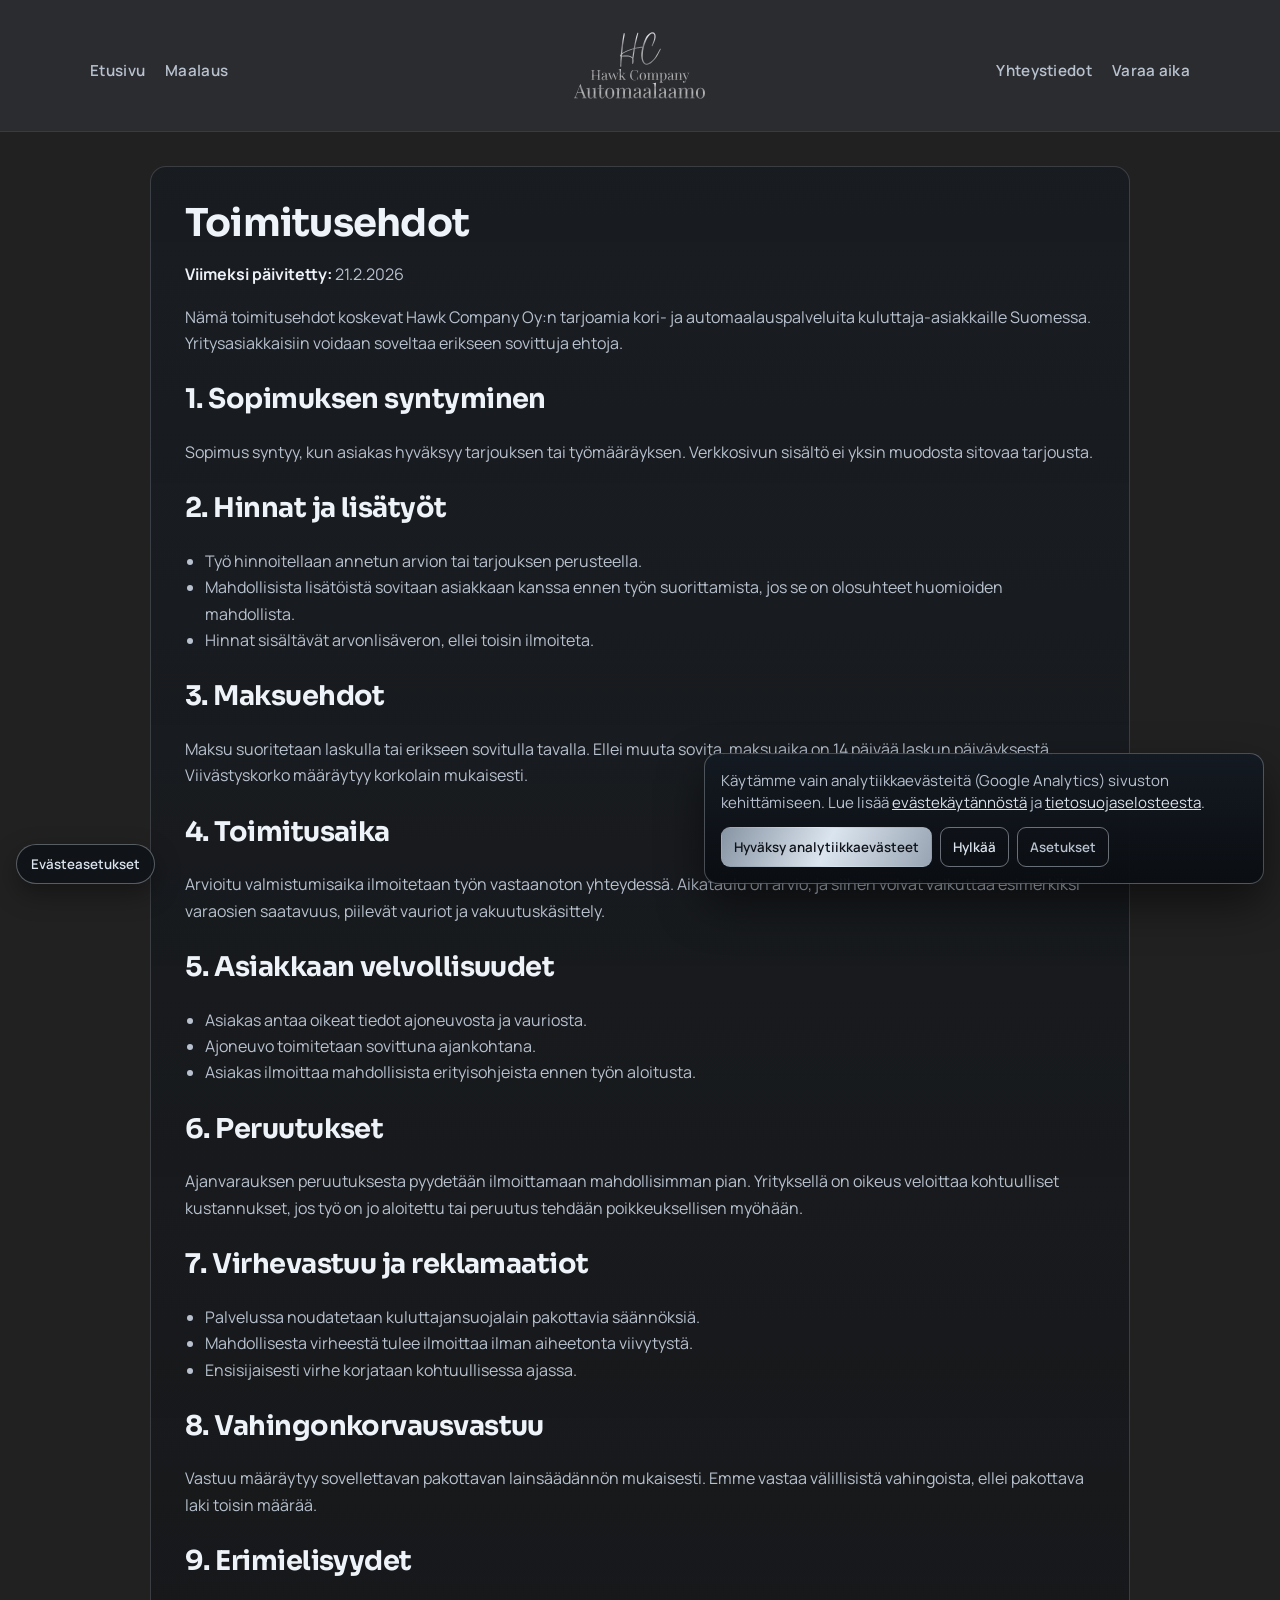
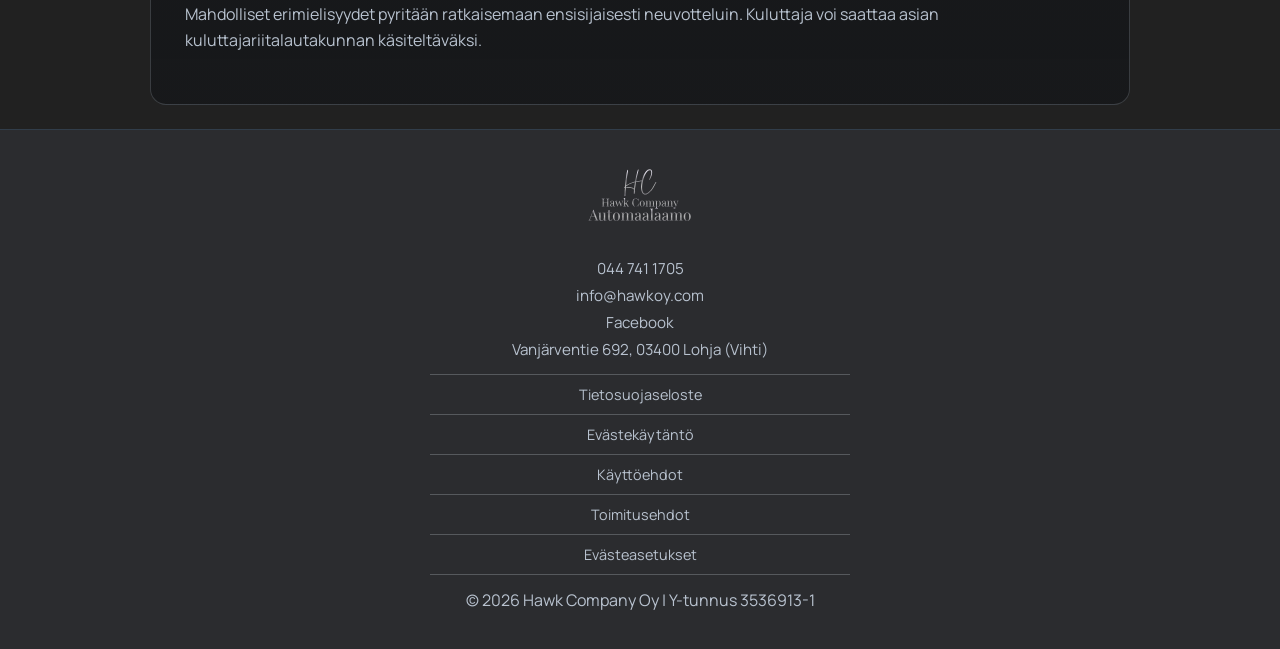
<file: toimitusehdot.html>
﻿<!doctype html>
<html lang="fi">
<head>
  <meta charset="utf-8">
  <meta name="viewport" content="width=device-width, initial-scale=1">
  <title>Toimitusehdot | Hawk Company Oy</title>
  <meta name="description" content="Hawk Company Oy:n toimitus- ja sopimusehdot automaalauspalveluille.">
  <link rel="canonical" href="https://hawkoy.com/toimitusehdot.html">
  <link rel="preconnect" href="https://fonts.googleapis.com">
  <link rel="preconnect" href="https://fonts.gstatic.com" crossorigin>
  <link href="https://fonts.googleapis.com/css2?family=Manrope:wght@400;500;600;700&family=Playfair+Display:wght@500;600;700&family=Sora:wght@500;600;700;800&display=swap" rel="stylesheet">
  <meta property="og:locale" content="fi_FI">
  <meta property="og:type" content="website">
  <meta property="og:site_name" content="Hawk Company Oy">
  <meta property="og:title" content="Toimitusehdot | Hawk Company Oy">
  <meta property="og:description" content="Hawk Company Oy:n toimitus- ja sopimusehdot automaalauspalveluille.">
  <meta property="og:url" content="https://hawkoy.com/toimitusehdot.html">
  <meta property="og:image" content="https://hawkoy.com/android-chrome-512x512.png">
  <meta property="og:image:alt" content="Hawk Company Oy logo">
  <script type="application/ld+json">
    {
      "@context": "https://schema.org",
      "@type": "WebPage",
      "@id": "https://hawkoy.com/toimitusehdot.html#webpage",
      "url": "https://hawkoy.com/toimitusehdot.html",
      "name": "Toimitusehdot | Hawk Company Oy",
      "description": "Hawk Company Oy:n toimitus- ja sopimusehdot automaalauspalveluille.",
      "inLanguage": "fi",
      "isPartOf": {
        "@id": "https://hawkoy.com/#website"
      },
      "about": {
        "@id": "https://hawkoy.com/#organization"
      }
    }
  </script>
  <link rel="stylesheet" href="styles.css">
  <link rel="icon" href="favicon.ico" sizes="any">
  <link rel="icon" type="image/png" sizes="32x32" href="favicon-32x32.png">
  <link rel="icon" type="image/png" sizes="16x16" href="favicon-16x16.png">
  <link rel="apple-touch-icon" sizes="180x180" href="apple-touch-icon.png">
</head>
<body class="legal-page">
  <header>
    <div class="container nav">
      <input class="nav-toggle-checkbox" type="checkbox" id="nav-toggle" aria-label="Avaa navigaatio">
      <label class="nav-toggle" for="nav-toggle" aria-hidden="true">
        <span></span>
      </label>

      <nav class="nav-side nav-left">
        <a href="index.html">Etusivu</a>
        <a href="maalaus.html">Maalaus</a>
      </nav>

      <a class="brand" href="index.html">
        <img src="assets/logo.svg" alt="Automaalaamo logo">
      </a>

      <nav class="nav-side nav-right">
        <a href="yhteys.html">Yhteystiedot</a>
        <a href="yhteys.html#yhteys">Varaa aika</a>
      </nav>

      <nav class="mobile-menu">
        <a href="index.html">Etusivu</a>
        <a href="maalaus.html">Maalaus</a>
        <a href="yhteys.html">Yhteystiedot</a>
        <a href="yhteys.html#yhteys">Varaa aika</a>
      </nav>
    </div>
  </header>

  <main class="container">
    <article class="legal-layout" aria-label="Toimitusehdot">
      <h1>Toimitusehdot</h1>
      <p><strong>Viimeksi päivitetty:</strong> 21.2.2026</p>
      <p>Nämä toimitusehdot koskevat Hawk Company Oy:n tarjoamia kori- ja automaalauspalveluita kuluttaja-asiakkaille Suomessa. Yritysasiakkaisiin voidaan soveltaa erikseen sovittuja ehtoja.</p>

      <h2>1. Sopimuksen syntyminen</h2>
      <p>Sopimus syntyy, kun asiakas hyväksyy tarjouksen tai työmääräyksen. Verkkosivun sisältö ei yksin muodosta sitovaa tarjousta.</p>

      <h2>2. Hinnat ja lisätyöt</h2>
      <ul>
        <li>Työ hinnoitellaan annetun arvion tai tarjouksen perusteella.</li>
        <li>Mahdollisista lisätöistä sovitaan asiakkaan kanssa ennen työn suorittamista, jos se on olosuhteet huomioiden mahdollista.</li>
        <li>Hinnat sisältävät arvonlisäveron, ellei toisin ilmoiteta.</li>
      </ul>

      <h2>3. Maksuehdot</h2>
      <p>Maksu suoritetaan laskulla tai erikseen sovitulla tavalla. Ellei muuta sovita, maksuaika on 14 päivää laskun päiväyksestä. Viivästyskorko määräytyy korkolain mukaisesti.</p>

      <h2>4. Toimitusaika</h2>
      <p>Arvioitu valmistumisaika ilmoitetaan työn vastaanoton yhteydessä. Aikataulu on arvio, ja siihen voivat vaikuttaa esimerkiksi varaosien saatavuus, piilevät vauriot ja vakuutuskäsittely.</p>

      <h2>5. Asiakkaan velvollisuudet</h2>
      <ul>
        <li>Asiakas antaa oikeat tiedot ajoneuvosta ja vauriosta.</li>
        <li>Ajoneuvo toimitetaan sovittuna ajankohtana.</li>
        <li>Asiakas ilmoittaa mahdollisista erityisohjeista ennen työn aloitusta.</li>
      </ul>

      <h2>6. Peruutukset</h2>
      <p>Ajanvarauksen peruutuksesta pyydetään ilmoittamaan mahdollisimman pian. Yrityksellä on oikeus veloittaa kohtuulliset kustannukset, jos työ on jo aloitettu tai peruutus tehdään poikkeuksellisen myöhään.</p>

      <h2>7. Virhevastuu ja reklamaatiot</h2>
      <ul>
        <li>Palvelussa noudatetaan kuluttajansuojalain pakottavia säännöksiä.</li>
        <li>Mahdollisesta virheestä tulee ilmoittaa ilman aiheetonta viivytystä.</li>
        <li>Ensisijaisesti virhe korjataan kohtuullisessa ajassa.</li>
      </ul>

      <h2>8. Vahingonkorvausvastuu</h2>
      <p>Vastuu määräytyy sovellettavan pakottavan lainsäädännön mukaisesti. Emme vastaa välillisistä vahingoista, ellei pakottava laki toisin määrää.</p>

      <h2>9. Erimielisyydet</h2>
      <p>Mahdolliset erimielisyydet pyritään ratkaisemaan ensisijaisesti neuvotteluin. Kuluttaja voi saattaa asian kuluttajariitalautakunnan käsiteltäväksi.</p>
    </article>
  </main>

  <footer>
    <div class="container footer-content">
      <div class="partners">
        <div class="partner-logos">
          <img src="assets/stirwell.webp" alt="Stirwell logo" hidden>
          <a class="footer-brand-link" href="index.html" aria-label="Siirry etusivulle">
            <img src="assets/logo.svg" alt="Hawk Company logo">
          </a>
        </div>
      </div>
      <div class="footer-contact" aria-label="Yhteystiedot">
        <a href="tel:+358447411705">044 741 1705</a>
        <a href="mailto:info@hawkoy.com">info@hawkoy.com</a>
        <a href="https://www.facebook.com/share/1EYz6RL2va/?mibextid=wwXIfr" target="_blank" rel="noopener noreferrer">Facebook</a>
        <p>Vanjärventie 692, 03400 Lohja (Vihti)</p>
      </div>
      <div class="footer-legal" aria-label="Lakisivut">
        <a href="tietosuoja.html">Tietosuojaseloste</a>
        <a href="evasteet.html">Evästekäytäntö</a>
        <a href="kayttoehdot.html">Käyttöehdot</a>
        <a href="toimitusehdot.html">Toimitusehdot</a>
        <button type="button" data-open-cookie-settings>Evästeasetukset</button>
      </div>
      <p class="footer-copy">© 2026 Hawk Company Oy | Y-tunnus 3536913-1</p>
    </div>
  </footer>

  <script src="script.js"></script>
</body>
</html>
</file>
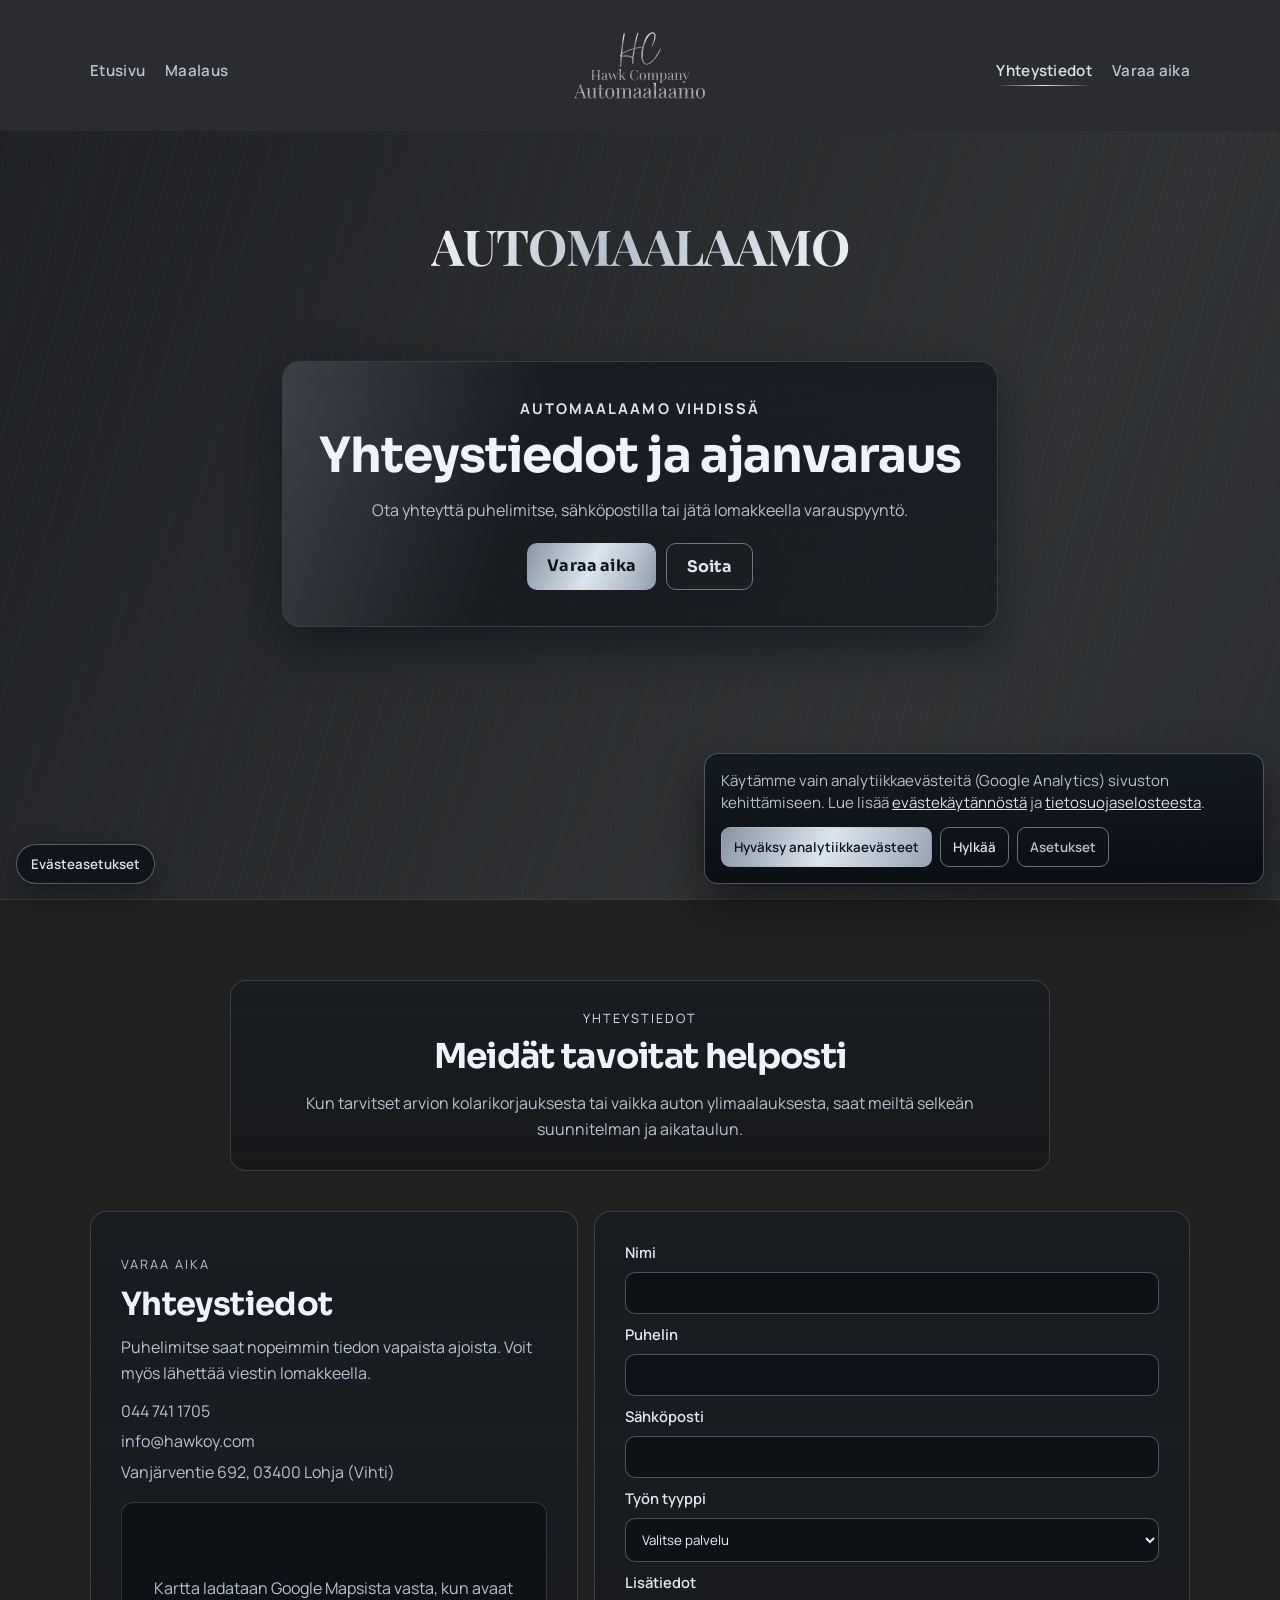
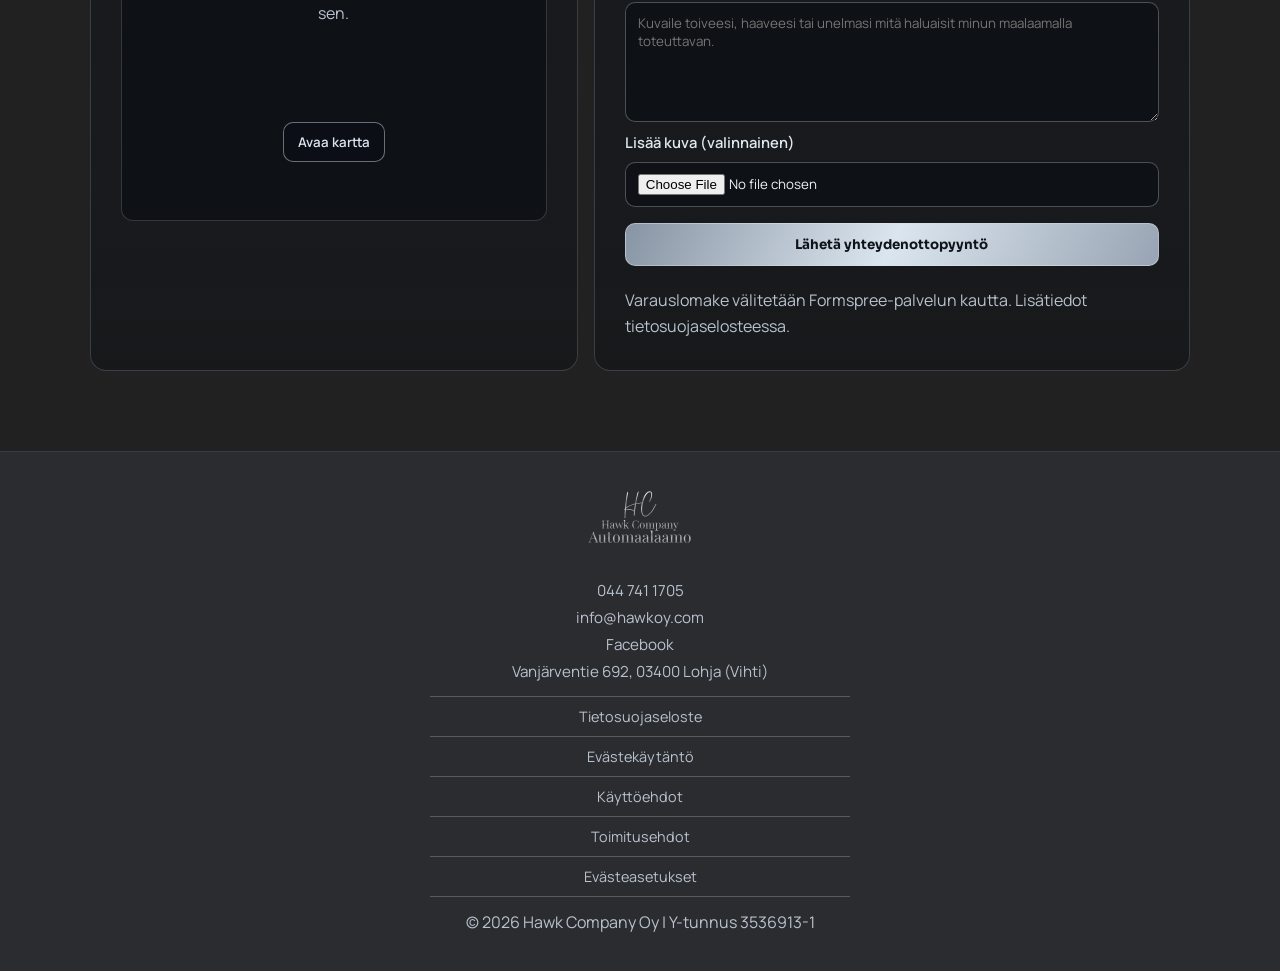
<file: yhteys.html>
﻿<!doctype html>
<html lang="fi">
<head>
  <meta charset="utf-8">
  <meta name="viewport" content="width=device-width, initial-scale=1">
  <title>Automaalaamo | Yhteystiedot</title>
  <meta name="description" content="Yhteystiedot ja ajanvaraus automaalaukseen. Soita, lähetä viesti tai jätä varauspyyntö lomakkeella.">
  <link rel="canonical" href="https://hawkoy.com/yhteys.html">
  <link rel="preconnect" href="https://fonts.googleapis.com">
  <link rel="preconnect" href="https://fonts.gstatic.com" crossorigin>
  <link href="https://fonts.googleapis.com/css2?family=Manrope:wght@400;500;600;700&family=Playfair+Display:wght@500;600;700&family=Sora:wght@500;600;700;800&display=swap" rel="stylesheet">
  <meta property="og:locale" content="fi_FI">
  <meta property="og:type" content="website">
  <meta property="og:site_name" content="Hawk Company Oy">
  <meta property="og:title" content="Automaalaamo | Yhteystiedot">
  <meta property="og:description" content="Yhteystiedot ja ajanvaraus automaalaukseen. Soita, lähetä viesti tai jätä varauspyyntö lomakkeella.">
  <meta property="og:url" content="https://hawkoy.com/yhteys.html">
  <meta property="og:image" content="https://hawkoy.com/android-chrome-512x512.png">
  <meta property="og:image:alt" content="Hawk Company Oy logo">
  <script type="application/ld+json">
    {
      "@context": "https://schema.org",
      "@type": "ContactPage",
      "@id": "https://hawkoy.com/yhteys.html#webpage",
      "url": "https://hawkoy.com/yhteys.html",
      "name": "Automaalaamo | Yhteystiedot",
      "description": "Yhteystiedot ja ajanvaraus automaalaukseen. Soita, lähetä viesti tai jätä varauspyyntö lomakkeella.",
      "inLanguage": "fi",
      "isPartOf": {
        "@id": "https://hawkoy.com/#website"
      },
      "about": {
        "@id": "https://hawkoy.com/#organization"
      }
    }
  </script>
  <link rel="stylesheet" href="styles.css">
  <link rel="icon" href="favicon.ico" sizes="any">
  <link rel="icon" type="image/png" sizes="32x32" href="favicon-32x32.png">
  <link rel="icon" type="image/png" sizes="16x16" href="favicon-16x16.png">
  <link rel="apple-touch-icon" sizes="180x180" href="apple-touch-icon.png">
</head>
<body>
  <header class="masthead">
    <div class="container nav">
      <input class="nav-toggle-checkbox" type="checkbox" id="nav-toggle" aria-label="Avaa navigaatio">
      <label class="nav-toggle" for="nav-toggle" aria-hidden="true">
        <span></span>
      </label>

      <nav class="nav-side nav-left">
        <a href="index.html">Etusivu</a>
        <a href="maalaus.html">Maalaus</a>
      </nav>

      <a class="brand" href="index.html">
        <img src="assets/logo.svg" alt="Automaalaamo logo">
      </a>

      <nav class="nav-side nav-right">
        <a class="active" href="yhteys.html">Yhteystiedot</a>
        <a href="yhteys.html#yhteys">Varaa aika</a>
      </nav>

      <nav class="mobile-menu">
        <a href="index.html">Etusivu</a>
        <a href="maalaus.html">Maalaus</a>
        <a class="active" href="yhteys.html">Yhteystiedot</a>
        <a href="yhteys.html#yhteys">Varaa aika</a>
      </nav>
    </div>

    <div class="container hero-wordmark" aria-label="Automaalaamo">
      <p>AUTOMAALAAMO</p>
    </div>

    <div class="container hero">
      <div class="hero-content hero-panel">
        <p class="hero-location">Automaalaamo Vihdissä</p>
        <h1 class="hero-title">
          <span class="hero-line">Yhteystiedot ja ajanvaraus</span>
        </h1>
        <p class="hero-sub">Ota yhteyttä puhelimitse, sähköpostilla tai jätä lomakkeella varauspyyntö.</p>
        <div class="hero-actions">
          <a class="cta" href="#yhteys">Varaa aika</a>
          <a class="cta cta-secondary" href="tel:+358447411705">Soita</a>
        </div>
      </div>
    </div>
  </header>

  <main class="container">
    <section class="sales-intro" aria-label="Yhteystiedot">
      <p class="sales-kicker">Yhteystiedot</p>
      <h2>Meidät tavoitat helposti</h2>
      <p class="sales-copy">Kun tarvitset arvion kolarikorjauksesta tai vaikka auton ylimaalauksesta, saat meiltä selkeän suunnitelman ja aikataulun.</p>
    </section>

    <section class="booking-layout section" id="yhteys" aria-label="Varaa aika">
      <article class="booking-card booking-contact-card">
        <p class="workshop-kicker">Varaa aika</p>
        <h2>Yhteystiedot</h2>
        <p>Puhelimitse saat nopeimmin tiedon vapaista ajoista. Voit myös lähettää viestin lomakkeella.</p>
        <div class="booking-contact-list">
          <a href="tel:+358447411705">044 741 1705 </a>
          <a href="mailto:info@hawkoy.com">info@hawkoy.com</a>
          <p>Vanjärventie 692, 03400 Lohja (Vihti)</p>
        </div>
        <div class="booking-map-wrap" aria-label="Sijainti kartalla">
          <div class="map-consent-placeholder" data-map-placeholder>
            <p>Kartta ladataan Google Mapsista vasta, kun avaat sen.</p>
            <button type="button" class="map-load-btn" data-map-load>Avaa kartta</button>
          </div>
          <iframe
            class="booking-map"
            data-map-src="https://www.google.com/maps?q=Vanj%C3%A4rventie%20692%2C%2003400%20Lohja&output=embed"
            loading="lazy"
            referrerpolicy="no-referrer-when-downgrade"
            title="Hawk Company Oy sijainti kartalla"
            hidden>
          </iframe>
        </div>
      </article>

      <form class="booking-card booking-form" action="https://formspree.io/f/xvzbnbnn" method="post" enctype="multipart/form-data">
        <label for="name">Nimi</label>
        <input id="name" name="name" type="text" autocomplete="name" required>

        <label for="phone">Puhelin</label>
        <input id="phone" name="phone" type="tel" autocomplete="tel" required>

        <label for="email">Sähköposti</label>
        <input id="email" name="email" type="email" autocomplete="email">

        <label for="service">Työn tyyppi</label>
        <select id="service" name="service" required>
          <option value="">Valitse palvelu</option>
          <option value="kolarikorjaus">Kolarikorjaus</option>
          <option value="osamaalaus">Osamaalaus</option>
          <option value="kokomaalaus">Koko auton maalaus</option>
          <option value="muu">Muu työ</option>
        </select>

        <label for="message">Lisätiedot</label>
        <textarea id="message" name="message" rows="5" placeholder="Kuvaile toiveesi, haaveesi tai unelmasi mitä haluaisit minun maalaamalla toteuttavan."></textarea>

        <label for="photo">Lisää kuva (valinnainen)</label>
        <input id="photo" name="photo" type="file" accept="image/*">

        <button class="booking-submit" type="submit">Lähetä yhteydenottopyyntö</button>
        <p>Varauslomake välitetään Formspree-palvelun kautta. Lisätiedot <a href="tietosuoja.html">tietosuojaselosteessa</a>.</p>
      </form>
    </section>
  </main>

  <footer>
    <div class="container footer-content">
      <div class="partners">
        <div class="partner-logos">
          <img src="assets/stirwell.webp" alt="Stirwell logo" hidden>
          <a class="footer-brand-link" href="index.html" aria-label="Siirry etusivulle">
            <img src="assets/logo.svg" alt="Hawk Company logo">
          </a>
        </div>
      </div>
      <div class="footer-contact" aria-label="Yhteystiedot">
        <a href="tel:+358447411705">044 741 1705</a>
        <a href="mailto:info@hawkoy.com">info@hawkoy.com</a>
        <a href="https://www.facebook.com/share/1EYz6RL2va/?mibextid=wwXIfr" target="_blank" rel="noopener noreferrer">Facebook</a>
        <p>Vanjärventie 692, 03400 Lohja (Vihti)</p>
      </div>
      <div class="footer-legal" aria-label="Lakisivut">
        <a href="tietosuoja.html">Tietosuojaseloste</a>
        <a href="evasteet.html">Evästekäytäntö</a>
        <a href="kayttoehdot.html">Käyttöehdot</a>
        <a href="toimitusehdot.html">Toimitusehdot</a>
        <button type="button" data-open-cookie-settings>Evästeasetukset</button>
      </div>
      <p class="footer-copy">© 2026 Hawk Company Oy | Y-tunnus 3536913-1</p>
    </div>
  </footer>

  <script src="script.js"></script>
</body>
</html>
</file>
<file: styles.css>
:root {
  --logo-bg: rgba(0, 0, 0, 0.87);
  --bg: #0a0c10;
  --surface: #131a22;
  --surface-2: #1b2430;
  --text: #edf2f8;
  --muted: #b8c2cf;
  --accent: #d9e1ea;
  --accent-2: #8e99a7;
  --line: #313d4a;
  --font-body: "Manrope", "Segoe UI", Tahoma, Geneva, Verdana, sans-serif;
  --font-display: "Sora", "Segoe UI", Tahoma, Geneva, Verdana, sans-serif;
}

* {
  box-sizing: border-box;
}

body {
  margin: 0;
  font-family: var(--font-body);
  color: var(--text);
  background: var(--logo-bg);
  min-height: 100vh;
  overflow-x: hidden;
  text-rendering: optimizeLegibility;
  -webkit-font-smoothing: antialiased;
  font-feature-settings: "kern", "liga", "ss01";
}

a {
  color: inherit;
  text-decoration: none;
}

.container {
  width: min(1100px, 92%);
  margin: 0 auto;
}

.masthead {
  position: relative;
  min-height: 100vh;
  display: flex;
  flex-direction: column;
  border-bottom: 1px solid var(--line);
  overflow: hidden;
  background: var(--logo-bg);
}

.masthead::before {
  content: "";
  position: absolute;
  inset: -20%;
  background: linear-gradient(120deg, #656f7c 0%, #cfd9e4 30%, #8f9caa 55%, #e6edf5 78%, #717c89 100%);
  background-size: 220% 220%;
  opacity: 0.22;
  animation: steelFlow 16s ease-in-out infinite alternate;
}

.masthead::after {
  content: "";
  position: absolute;
  inset: 0;
  background: repeating-linear-gradient(105deg, transparent 0 22px, rgba(235, 242, 250, 0.07) 22px 23px);
  opacity: 0.2;
  mix-blend-mode: screen;
  animation: scanMove 18s linear infinite;
}

.masthead > .container {
  position: relative;
  z-index: 1;
}

header + main.container {
  margin-top: 80px;
}

header:not(.masthead) {
  position: relative;
  border-bottom: 1px solid var(--line);
  background: var(--logo-bg);
  backdrop-filter: blur(8px);
}

.nav {
  position: relative;
  display: grid;
  grid-template-columns: 1fr auto 1fr;
  align-items: center;
  padding: 18px 0 8px;
  gap: 24px;
}

.nav::before {
  content: "";
  position: absolute;
  top: 0;
  bottom: 0;
  left: 50%;
  width: 100vw;
  transform: translateX(-50%);
  background: #2b2c2f;
  z-index: -1;
}

.nav-toggle-checkbox,
.nav-toggle,
.mobile-menu {
  display: none;
}

.nav-toggle-checkbox {
  position: absolute;
  opacity: 0;
  pointer-events: none;
}

.nav-toggle {
  width: 44px;
  height: 44px;
  align-items: center;
  justify-content: center;
  cursor: pointer;
}

.nav-toggle span,
.nav-toggle span::before,
.nav-toggle span::after {
  display: block;
  width: 22px;
  height: 2px;
  border-radius: 999px;
  background: var(--accent);
  transition: transform 220ms ease, opacity 220ms ease;
}

.nav-toggle span {
  position: relative;
}

.nav-toggle span::before,
.nav-toggle span::after {
  content: "";
  position: absolute;
  left: 0;
}

.nav-toggle span::before {
  top: -7px;
}

.nav-toggle span::after {
  top: 7px;
}

.nav-side {
  display: flex;
  align-items: center;
  gap: 20px;
  color: var(--muted);
}

.nav-left {
  justify-content: flex-start;
}

.nav-right {
  justify-content: flex-end;
}

.brand {
  display: flex;
  align-items: center;
  gap: 12px;
  font-weight: 700;
}

.brand img {
  height: 105px;
  width: auto;
  display: block;
}

.nav-links {
  display: flex;
  gap: 18px;
  color: var(--muted);
}

.nav-side a,
.nav-links a,
.mobile-menu a {
  position: relative;
  font-size: 0.95rem;
  letter-spacing: 0.02em;
  font-weight: 600;
}

.nav-side a::after,
.nav-links a::after,
.mobile-menu a::after {
  content: "";
  position: absolute;
  left: 0;
  bottom: -5px;
  width: 100%;
  height: 1px;
  background: linear-gradient(90deg, transparent, #dfe7f0, transparent);
  transform: scaleX(0);
  transition: transform 220ms ease;
}

.nav-side a:hover,
.nav-side a.active,
.nav-links a.active,
.nav-links a:hover,
.mobile-menu a:hover,
.mobile-menu a.active {
  color: var(--accent);
}

.nav-side a:hover::after,
.nav-side a.active::after,
.nav-links a:hover::after,
.nav-links a.active::after,
.mobile-menu a:hover::after,
.mobile-menu a.active::after {
  transform: scaleX(1);
}

.hero {
  flex: 0;
  display: grid;
  place-items: start center;
  padding: 0 0 64px;
}

.hero-wordmark {
  display: grid;
  place-items: center;
  margin: 90px auto;
  text-align: center;
}

.hero-wordmark p {
  margin: 0;
  font-family: "Playfair Display", var(--font-display);
  font-size: clamp(1.4rem, 4.8vw, 3.1rem);
  font-weight: 700;
  line-height: 1;
  letter-spacing: -0.02em;
  background: linear-gradient(120deg, #f1f4f8 0%, #b6c0cc 45%, #eef2f7 100%);
  -webkit-background-clip: text;
  background-clip: text;
  color: transparent;
}

.hero-content {
  text-align: center;
  max-width: 860px;
  animation: heroRise 850ms ease-out both;
}

.hero-panel {
  position: relative;
  overflow: hidden;
  background: linear-gradient(180deg, rgba(20, 26, 34, 0.78), rgba(10, 13, 18, 0.5));
  border: 1px solid rgba(206, 217, 230, 0.18);
  border-radius: 18px;
  padding: clamp(22px, 4vw, 36px);
  box-shadow: 0 20px 48px rgba(8, 12, 18, 0.55);
  animation: panelDrift 10s ease-in-out infinite;
}

.hero-panel::after {
  content: "";
  position: absolute;
  inset: -45% auto auto -40%;
  width: 70%;
  height: 210%;
  background: linear-gradient(90deg, transparent, rgba(214, 224, 236, 0.18), transparent);
  transform: rotate(16deg);
  animation: panelSheen 7.8s ease-in-out infinite;
  pointer-events: none;
}

.hero-location {
  margin: 0 0 10px;
  font-size: 0.92rem;
  letter-spacing: 0.14em;
  text-transform: uppercase;
  color: #dfe7f0;
  font-weight: 700;
  position: relative;
  z-index: 1;
  opacity: 0;
  transform: translateY(12px);
  animation: revealUp 650ms ease forwards;
  animation-delay: 140ms;
}

.hero-title {
  margin: 0;
  font-family: var(--font-display);
  font-size: clamp(1.8rem, 3.8vw, 3.05rem);
  font-weight: 700;
  letter-spacing: -0.02em;
  line-height: 1.15;
  position: relative;
  z-index: 1;
}

.hero-line {
  display: block;
  opacity: 0;
  transform: translateY(16px);
  animation: revealUp 750ms cubic-bezier(0.2, 0.65, 0.2, 1) forwards;
}

.hero-line:first-child {
  color: #f0f4f9;
  animation-delay: 260ms;
}

.hero-line-accent {
  background: linear-gradient(115deg, #f1f6fb 0%, #9eaaba 36%, #f4f8fc 58%, #8f9cab 100%);
  background-size: 210% 100%;
  -webkit-background-clip: text;
  background-clip: text;
  color: transparent;
  animation-name: revealUp, shimmerText;
  animation-duration: 820ms, 7s;
  animation-delay: 360ms, 1.2s;
  animation-timing-function: cubic-bezier(0.2, 0.65, 0.2, 1), linear;
  animation-fill-mode: forwards, both;
  animation-iteration-count: 1, infinite;
}

.hero-sub {
  color: var(--muted);
  max-width: 700px;
  line-height: 1.6;
  margin: 14px auto 0;
  position: relative;
  z-index: 1;
  opacity: 0;
  transform: translateY(16px);
  animation: revealUp 700ms ease forwards;
  animation-delay: 520ms;
}

.hero-kicker {
  margin: 0 0 10px;
  color: #dce5ee;
  font-size: 0.9rem;
  letter-spacing: 0.16em;
  text-transform: uppercase;
}

.pill {
  display: inline-block;
  border: 1px solid rgba(229, 237, 246, 0.5);
  color: #eaf0f7;
  background: rgba(77, 88, 101, 0.35);
  padding: 6px 12px;
  border-radius: 999px;
  font-size: 0.85rem;
  margin-bottom: 14px;
}

.masthead .pill {
  animation: pulsePill 2.6s ease-in-out infinite;
}

h1 {
  margin: 0;
  font-size: clamp(2rem, 4vw, 3.3rem);
  line-height: 1.15;
}

.headline-line {
  display: block;
}

.headline-line.accent {
  background: linear-gradient(120deg, #f2f7fb 0%, #9da8b6 28%, #f4f8fb 50%, #8e99a7 75%, #f2f7fb 100%);
  background-size: 240% 100%;
  -webkit-background-clip: text;
  background-clip: text;
  color: transparent;
  animation: shimmerText 6s linear infinite;
}

.lead {
  color: var(--muted);
  max-width: 760px;
  line-height: 1.6;
  margin: 16px auto 0;
}

.hero-metrics {
  margin-top: 18px;
  display: flex;
  flex-wrap: wrap;
  justify-content: center;
  gap: 10px;
}

.metric {
  border: 1px solid rgba(218, 227, 237, 0.22);
  background: rgba(34, 42, 52, 0.65);
  color: #d7e0ea;
  border-radius: 999px;
  padding: 8px 14px;
  font-size: 0.84rem;
  transform: translateY(10px);
  opacity: 0;
  animation: metricRise 650ms ease-out forwards;
}

.metric:nth-child(2) {
  animation-delay: 120ms;
}

.metric:nth-child(3) {
  animation-delay: 240ms;
}

.hero-actions {
  margin-top: 20px;
  display: flex;
  justify-content: center;
  gap: 10px;
  flex-wrap: wrap;
  position: relative;
  z-index: 1;
}

.cta {
  display: inline-block;
  padding: 12px 20px;
  border-radius: 10px;
  background: linear-gradient(115deg, #8794a3, #dbe5ef, #98a4b3);
  color: #0f1319;
  font-family: var(--font-display);
  letter-spacing: 0.01em;
  font-weight: 700;
  box-shadow: 0 10px 30px rgba(20, 27, 35, 0.38);
  opacity: 0;
  transform: translateY(12px);
  animation: revealUp 620ms ease forwards;
  animation-delay: 690ms;
}

.cta-secondary {
  background: transparent;
  color: #dbe4ee;
  border: 1px solid rgba(219, 228, 238, 0.45);
  animation-delay: 790ms;
}

.cta:hover {
  filter: brightness(1.05);
  transform: translateY(-2px);
}

.section {
  padding: 20px 0 56px;
}

.sales-intro {
  margin: 8px auto 20px;
  max-width: 820px;
  text-align: center;
  padding: clamp(18px, 3vw, 28px);
  border-radius: 16px;
  border: 1px solid rgba(214, 224, 235, 0.18);
  background: linear-gradient(180deg, rgba(20, 26, 34, 0.62), rgba(10, 13, 18, 0.42));
}

.sales-kicker {
  margin: 0;
  font-size: 0.8rem;
  letter-spacing: 0.16em;
  text-transform: uppercase;
  color: #dbe4ee;
}

.sales-intro h2 {
  margin: 10px 0 0;
  font-family: var(--font-display);
  font-size: clamp(1.45rem, 3.2vw, 2.15rem);
  line-height: 1.18;
  letter-spacing: -0.02em;
  color: #eef3f9;
}

.sales-copy {
  margin: 12px auto 0;
  max-width: 700px;
  color: var(--muted);
  line-height: 1.65;
}

.stats-band {
  margin-top: 8px;
  margin-bottom: 24px;
  display: grid;
  grid-template-columns: repeat(3, minmax(0, 1fr));
  gap: 14px;
}

.workshop-feature {
  margin: 4px 0 34px;
  display: grid;
  grid-template-columns: minmax(0, 1.1fr) minmax(0, 1fr);
  gap: clamp(16px, 2.8vw, 30px);
  align-items: stretch;
}

.workshop-image-wrap {
  order: 2;
  margin: 0;
  border-radius: 16px;
  overflow: hidden;
  border: 1px solid rgba(214, 225, 236, 0.22);
  box-shadow: 0 16px 36px rgba(7, 10, 14, 0.4);
  min-height: 100%;
}

.workshop-image {
  display: block;
  width: 100%;
  height: 100%;
  object-fit: cover;
}

.workshop-map-wrap {
  display: grid;
  grid-template-rows: 1fr auto;
  background: linear-gradient(180deg, rgba(20, 26, 34, 0.62), rgba(10, 13, 18, 0.42));
}

.workshop-map {
  width: 100%;
  height: 100%;
  min-height: 320px;
  border: 0;
}

.map-consent-placeholder {
  min-height: 320px;
  display: grid;
  place-items: center;
  gap: 10px;
  text-align: center;
  padding: 18px;
  color: var(--muted);
}

.map-consent-placeholder p {
  margin: 0;
  line-height: 1.5;
}

.map-load-btn {
  border: 1px solid rgba(219, 228, 238, 0.45);
  background: rgba(12, 16, 22, 0.72);
  color: #dbe4ee;
  border-radius: 10px;
  padding: 10px 14px;
  font-family: var(--font-body);
  font-weight: 600;
  cursor: pointer;
}

.map-load-btn:hover {
  border-color: rgba(236, 243, 250, 0.65);
  color: #edf3fa;
}

.workshop-map-caption {
  margin: 0;
  padding: 12px 14px;
  border-top: 1px solid rgba(214, 224, 235, 0.2);
  color: var(--muted);
  font-size: 0.92rem;
}

.workshop-content {
  order: 1;
  border-radius: 16px;
  border: 1px solid rgba(214, 224, 235, 0.18);
  background: linear-gradient(180deg, rgba(20, 26, 34, 0.62), rgba(10, 13, 18, 0.42));
  padding: clamp(20px, 3vw, 30px);
}

.workshop-kicker {
  margin: 0;
  font-size: 0.8rem;
  letter-spacing: 0.16em;
  text-transform: uppercase;
  color: #dbe4ee;
}

.workshop-content h2 {
  margin: 10px 0 0;
  font-family: var(--font-display);
  font-size: clamp(1.45rem, 3vw, 2rem);
  line-height: 1.2;
  letter-spacing: -0.02em;
  color: #eef3f9;
}

.workshop-content p {
  margin: 12px 0 0;
  color: var(--muted);
  line-height: 1.6;
}

.workshop-content .cta {
  margin-top: 18px;
  opacity: 1;
  transform: none;
  animation: none;
}

.booking-layout {
  display: grid;
  grid-template-columns: minmax(0, 0.9fr) minmax(0, 1.1fr);
  gap: 16px;
  align-items: stretch;
}

.booking-card {
  border-radius: 16px;
  border: 1px solid rgba(214, 224, 235, 0.18);
  background: linear-gradient(180deg, rgba(20, 26, 34, 0.62), rgba(10, 13, 18, 0.42));
  padding: clamp(20px, 3vw, 30px);
}

.booking-contact-card {
  display: flex;
  flex-direction: column;
}

.booking-card h2 {
  margin: 10px 0 0;
  font-family: var(--font-display);
  font-size: clamp(1.35rem, 3vw, 2rem);
  line-height: 1.2;
  letter-spacing: -0.02em;
  color: #eef3f9;
}

.booking-card p {
  margin: 12px 0 0;
  color: var(--muted);
  line-height: 1.6;
}

.booking-contact-list {
  margin-top: 14px;
  display: grid;
  gap: 8px;
}

.booking-contact-list a,
.booking-contact-list p {
  margin: 0;
  color: var(--muted);
}

.booking-contact-list a:hover {
  color: var(--accent);
}

.booking-map-wrap {
  margin-top: 16px;
  width: 100%;
  border-radius: 12px;
  overflow: hidden;
  border: 1px solid rgba(214, 224, 235, 0.18);
  background: rgba(12, 16, 22, 0.72);
  aspect-ratio: 4 / 3;
  max-height: 320px;
}

.booking-map {
  display: block;
  width: 100%;
  height: 100%;
  border: 0;
}

.booking-form {
  display: grid;
  gap: 10px;
}

.booking-form label {
  color: #dfe7f0;
  font-weight: 600;
  font-size: 0.92rem;
}

.booking-form input,
.booking-form select,
.booking-form textarea {
  width: 100%;
  border: 1px solid rgba(214, 224, 235, 0.3);
  border-radius: 10px;
  background: rgba(12, 16, 22, 0.72);
  color: var(--text);
  padding: 11px 12px;
  font-family: var(--font-body);
}

.booking-form input:focus,
.booking-form select:focus,
.booking-form textarea:focus {
  outline: none;
  border-color: rgba(228, 237, 247, 0.56);
  box-shadow: 0 0 0 3px rgba(185, 198, 212, 0.18);
}

.booking-form textarea {
  resize: vertical;
  min-height: 120px;
}

.booking-submit {
  margin-top: 6px;
  border: 1px solid rgba(219, 228, 238, 0.45);
  border-radius: 10px;
  padding: 12px 16px;
  background: linear-gradient(115deg, #8794a3, #dbe5ef, #98a4b3);
  color: #0f1319;
  font-family: var(--font-display);
  font-weight: 700;
  cursor: pointer;
}

.booking-submit:hover {
  filter: brightness(1.05);
}

.stat-card {
  position: relative;
  overflow: hidden;
  padding: 20px 18px;
  border-radius: 14px;
  border: 1px solid rgba(214, 225, 236, 0.2);
  background: linear-gradient(175deg, rgba(25, 31, 40, 0.9), rgba(13, 17, 23, 0.78));
  box-shadow: 0 12px 30px rgba(7, 10, 14, 0.4);
}

.stat-card::after {
  content: "";
  position: absolute;
  inset: 0;
  background: linear-gradient(120deg, transparent 0%, rgba(226, 236, 246, 0.15) 40%, transparent 80%);
  transform: translateX(-120%);
  animation: statShine 7s ease-in-out infinite;
  pointer-events: none;
}

.stat-value {
  margin: 0;
  font-family: var(--font-display);
  font-size: clamp(1.9rem, 4vw, 2.7rem);
  line-height: 1;
  letter-spacing: -0.02em;
  color: #eef4fb;
}

.stat-label {
  margin: 10px 0 0;
  color: var(--muted);
  font-size: 0.95rem;
}

.testimonial {
  margin: 0 auto 26px;
  max-width: 860px;
  text-align: center;
  padding: clamp(18px, 3vw, 28px);
  border-radius: 16px;
  border: 1px solid rgba(214, 224, 235, 0.18);
  background: linear-gradient(180deg, rgba(20, 26, 34, 0.62), rgba(10, 13, 18, 0.42));
}

.testimonial-kicker {
  margin: 0;
  font-size: 0.8rem;
  letter-spacing: 0.16em;
  text-transform: uppercase;
  color: #dbe4ee;
}

.testimonial blockquote {
  margin: 12px 0 0;
  font-family: var(--font-display);
  font-size: clamp(1.05rem, 2.3vw, 1.35rem);
  line-height: 1.45;
  color: #eef3f9;
}

.testimonial-author {
  margin: 12px 0 0;
  color: var(--muted);
  font-weight: 600;
}

.grid {
  display: grid;
  grid-template-columns: repeat(3, minmax(0, 1fr));
  gap: 16px;
}

.card {
  background: linear-gradient(180deg, rgba(222, 233, 244, 0.07), rgba(255, 255, 255, 0.01));
  border: 1px solid var(--line);
  border-radius: 14px;
  padding: 18px;
}

.card h3 {
  margin: 0 0 8px;
  color: #f2f5f9;
  font-family: var(--font-display);
  letter-spacing: -0.01em;
}

.card p {
  margin: 0;
  color: var(--muted);
  line-height: 1.55;
}

.services-intro {
  margin-top: 0;
  margin-bottom: 14px;
}

.process-grid {
  margin: 0 0 24px;
  display: grid;
  grid-template-columns: repeat(3, minmax(0, 1fr));
  gap: 16px;
}

.portfolio {
  padding-top: 0;
}

.portfolio-intro {
  margin-bottom: 16px;
}

.portfolio-grid {
  display: grid;
  grid-template-columns: repeat(3, minmax(0, 1fr));
  gap: 14px;
}

.portfolio-item {
  margin: 0;
  padding: 0;
  border: 1px solid rgba(214, 225, 236, 0.22);
  border-radius: 14px;
  overflow: hidden;
  cursor: pointer;
  background: linear-gradient(175deg, rgba(25, 31, 40, 0.9), rgba(13, 17, 23, 0.78));
  box-shadow: 0 12px 30px rgba(7, 10, 14, 0.38);
}

.portfolio-item img {
  display: block;
  width: 100%;
  height: clamp(190px, 22vw, 260px);
  object-fit: cover;
  transition: transform 260ms ease, filter 260ms ease;
}

.portfolio-item:hover img {
  transform: scale(1.03);
  filter: brightness(1.05);
}

.portfolio-modal {
  border: 1px solid rgba(216, 226, 237, 0.24);
  border-radius: 14px;
  background: linear-gradient(180deg, rgba(22, 29, 38, 0.96), rgba(12, 16, 22, 0.96));
  color: var(--text);
  width: min(900px, 92vw);
  padding: 14px;
  box-shadow: 0 28px 60px rgba(0, 0, 0, 0.6);
}

.portfolio-modal::backdrop {
  background: rgba(4, 6, 9, 0.72);
  backdrop-filter: blur(4px);
}

.portfolio-modal-close-wrap {
  margin: 0 0 10px;
  display: flex;
  justify-content: flex-end;
}

.portfolio-modal-close {
  border: 1px solid rgba(219, 228, 238, 0.45);
  background: transparent;
  color: #dbe4ee;
  border-radius: 8px;
  padding: 7px 12px;
  font-family: var(--font-body);
  font-weight: 600;
  cursor: pointer;
}

.portfolio-modal-image {
  display: block;
  width: 100%;
  max-height: 72vh;
  object-fit: contain;
  border-radius: 10px;
}

.portfolio-modal-media {
  position: relative;
}

.portfolio-modal-title {
  position: static;
  margin: 10px auto 0;
  width: min(92%, 740px);
  padding: 0;
  border-radius: 0;
  background: transparent;
  color: var(--muted);
  text-align: center;
  line-height: 1.45;
  font-size: 0.95rem;
  text-shadow: none;
}

footer {
  background: #2b2c2f;
  border-top: 1px solid var(--line);
  color: var(--muted);
  padding: 24px 0 38px;
  margin-top: 24px;
}

.footer-content {
  display: grid;
  justify-items: center;
  gap: 14px;
}

.partners {
  display: grid;
  justify-items: center;
  gap: 10px;
}

.partners-title {
  margin: 0;
  font-size: 0.78rem;
  letter-spacing: 0.16em;
  text-transform: uppercase;
  color: #dbe4ee;
}

.partner-logos {
  display: flex;
  flex-direction: column;
  align-items: center;
  justify-content: center;
  gap: 8px;
}

.partner-logos > img {
  height: 44px;
  width: auto;
  object-fit: contain;
  border-radius: 10px;
  padding: 8px 12px;
}

.footer-brand-link {
  display: inline-flex;
  align-items: center;
  justify-content: center;
  padding: 4px 8px;
  border-radius: 12px;
  transition: transform 0.2s ease, opacity 0.2s ease;
}

.footer-brand-link img {
  height: 82px;
  width: auto;
  display: block;
}

.footer-brand-link:hover {
  transform: translateY(-1px);
  opacity: 0.9;
}

.footer-contact {
  display: grid;
  justify-items: center;
  gap: 6px;
}

.footer-contact a,
.footer-contact p {
  margin: 0;
  color: var(--muted);
  font-size: 0.95rem;
}

.footer-contact a:hover {
  color: var(--accent);
}

.footer-copy {
  margin: 0;
}

.footer-legal {
  display: grid;
  width: min(420px, 100%);
  font-size: 0.9rem;
  border-top: 1px solid rgba(219, 228, 238, 0.24);
}

.footer-legal a,
.footer-legal button {
  display: block;
  width: 100%;
  text-align: center;
  color: var(--muted);
  background: transparent;
  border: 0;
  border-bottom: 1px solid rgba(219, 228, 238, 0.24);
  padding: 10px 8px;
  margin: 0;
  font: inherit;
  cursor: pointer;
}

.footer-legal a:hover,
.footer-legal button:hover {
  color: var(--accent);
}

.legal-page main.container {
  margin-top: 34px;
}

.legal-layout {
  margin: 0 auto 20px;
  max-width: 980px;
  border-radius: 16px;
  border: 1px solid rgba(214, 224, 235, 0.18);
  background: linear-gradient(180deg, rgba(20, 26, 34, 0.62), rgba(10, 13, 18, 0.42));
  padding: clamp(22px, 3vw, 34px);
}

.legal-layout h1,
.legal-layout h2 {
  font-family: var(--font-display);
  letter-spacing: -0.02em;
  color: #eef3f9;
}

.legal-layout h1 {
  font-size: clamp(1.6rem, 3.3vw, 2.4rem);
}

.legal-layout h2 {
  margin-top: 26px;
  font-size: clamp(1.2rem, 2.4vw, 1.7rem);
}

.legal-layout p,
.legal-layout li {
  color: var(--muted);
  line-height: 1.65;
}

.legal-layout ul {
  padding-left: 20px;
}

.legal-layout strong {
  color: #edf2f8;
}

.cookie-consent {
  position: fixed;
  right: 16px;
  bottom: 16px;
  z-index: 50;
  width: min(560px, calc(100% - 32px));
  border: 1px solid rgba(214, 224, 235, 0.3);
  border-radius: 14px;
  background: linear-gradient(180deg, rgba(20, 26, 34, 0.96), rgba(10, 13, 18, 0.96));
  box-shadow: 0 20px 44px rgba(0, 0, 0, 0.5);
  padding: 16px;
}

.cookie-settings-launcher {
  position: fixed;
  left: 16px;
  bottom: 16px;
  z-index: 45;
  border: 1px solid rgba(219, 228, 238, 0.35);
  border-radius: 999px;
  padding: 10px 14px;
  background: rgba(15, 19, 25, 0.9);
  color: #dbe4ee;
  font-family: var(--font-body);
  font-weight: 600;
  cursor: pointer;
  box-shadow: 0 10px 26px rgba(0, 0, 0, 0.35);
}

.cookie-settings-launcher:hover {
  color: var(--accent);
  border-color: rgba(219, 228, 238, 0.55);
}

.cookie-consent p {
  margin: 0;
  color: var(--muted);
  line-height: 1.5;
  font-size: 0.94rem;
}

.cookie-consent p a {
  color: var(--accent);
  text-decoration: underline;
}

.cookie-consent-actions {
  margin-top: 12px;
  display: flex;
  flex-wrap: wrap;
  gap: 8px;
}

.cookie-btn {
  border: 1px solid rgba(219, 228, 238, 0.45);
  border-radius: 9px;
  padding: 10px 12px;
  background: transparent;
  color: #dbe4ee;
  font-family: var(--font-body);
  font-weight: 600;
  cursor: pointer;
}

.cookie-btn-accept {
  background: linear-gradient(115deg, #8794a3, #dbe5ef, #98a4b3);
  color: #0f1319;
  border-color: transparent;
}

.cookie-btn-ghost {
  color: var(--muted);
}

.cookie-settings {
  border: 1px solid rgba(216, 226, 237, 0.24);
  border-radius: 14px;
  background: linear-gradient(180deg, rgba(22, 29, 38, 0.96), rgba(12, 16, 22, 0.96));
  color: var(--text);
  width: min(560px, 92vw);
  padding: 14px;
  box-shadow: 0 28px 60px rgba(0, 0, 0, 0.6);
}

.cookie-settings::backdrop {
  background: rgba(4, 6, 9, 0.72);
  backdrop-filter: blur(4px);
}

.cookie-settings h2 {
  margin: 0;
  font-family: var(--font-display);
  font-size: clamp(1.25rem, 2.5vw, 1.55rem);
}

.cookie-settings p {
  margin: 10px 0 0;
  color: var(--muted);
  line-height: 1.6;
}

.cookie-settings-close-wrap {
  margin: 0 0 8px;
  display: flex;
  justify-content: flex-end;
}

.cookie-settings-close {
  border: 1px solid rgba(219, 228, 238, 0.45);
  background: transparent;
  color: #dbe4ee;
  border-radius: 8px;
  padding: 7px 12px;
  font-family: var(--font-body);
  font-weight: 600;
  cursor: pointer;
}

@media (max-width: 860px) {
  .grid {
    grid-template-columns: 1fr;
  }

  .process-grid {
    grid-template-columns: 1fr;
    gap: 12px;
  }

  .stats-band {
    grid-template-columns: 1fr;
    gap: 10px;
  }

  .portfolio-grid {
    grid-template-columns: 1fr;
    gap: 12px;
  }

  .portfolio-item img {
    height: auto;
    aspect-ratio: 4 / 3;
  }

  .partner-logos {
    flex-wrap: nowrap;
    gap: 10px;
  }

  .partner-logos > img {
    height: 40px;
  }

  .footer-brand-link img {
    height: 68px;
  }

  .workshop-feature {
    grid-template-columns: 1fr;
    margin-bottom: 24px;
  }

  .booking-layout {
    grid-template-columns: 1fr;
  }

  .booking-map-wrap {
    max-height: none;
    aspect-ratio: 4 / 3;
  }

  .workshop-image-wrap {
    min-height: auto;
  }

  .workshop-image {
    aspect-ratio: 4 / 3;
  }

  .workshop-map {
    min-height: 260px;
  }

  .nav {
    grid-template-columns: 1fr auto 1fr;
    grid-template-rows: auto auto;
    gap: 10px 12px;
    padding: 14px 0 8px;
  }

  .brand {
    grid-column: 2;
    grid-row: 1;
    justify-content: center;
  }

  .nav-side {
    display: none;
  }

  .nav-toggle {
    display: flex;
    grid-column: 3;
    grid-row: 1;
    justify-self: end;
  }

  .mobile-menu {
    display: grid;
    grid-column: 1 / -1;
    grid-row: 2;
    justify-items: center;
    gap: 10px;
    max-height: 0;
    opacity: 0;
    overflow: hidden;
    padding-top: 0;
    padding-bottom: 0;
    transition: max-height 260ms ease, opacity 220ms ease, padding-top 220ms ease, padding-bottom 220ms ease;
    border-top: 1px solid rgba(223, 231, 240, 0.2);
  }

  .mobile-menu a {
    color: var(--muted);
  }

  .nav-toggle-checkbox:checked + .nav-toggle span {
    background: transparent;
  }

  .nav-toggle-checkbox:checked + .nav-toggle span::before {
    transform: translateY(7px) rotate(45deg);
  }

  .nav-toggle-checkbox:checked + .nav-toggle span::after {
    transform: translateY(-7px) rotate(-45deg);
  }

  .nav-toggle-checkbox:checked ~ .mobile-menu {
    max-height: 240px;
    opacity: 1;
    padding-top: 12px;
    padding-bottom: 12px;
  }

  .hero {
    padding-top: 0;
  }

  .hero-wordmark {
    margin: 64px auto;
  }

  .hero-wordmark p {
    font-size: clamp(1.1rem, 7vw, 2rem);
    letter-spacing: -0.02em;
  }

  header + main.container {
    margin-top: 58px;
  }

  .hero-kicker {
    letter-spacing: 0.1em;
    font-size: 0.82rem;
  }

  .hero-actions {
    gap: 8px;
  }

  .hero-panel {
    padding: 20px 16px 24px;
  }

  .hero-location {
    font-size: 0.8rem;
    letter-spacing: 0.1em;
  }

  .cookie-consent {
    right: 10px;
    bottom: 10px;
    width: calc(100% - 20px);
    padding: 14px;
  }

  .cookie-settings-launcher {
    left: 10px;
    bottom: 10px;
    padding: 9px 12px;
    font-size: 0.9rem;
  }

  .footer-legal a,
  .footer-legal button {
    padding: 10px 8px;
  }
}

@media (min-width: 1400px) and (min-height: 1200px) {
  .masthead {
    min-height: 980px;
  }
}

@keyframes steelFlow {
  0% {
    transform: translate3d(-4%, 0, 0) scale(1.06);
    filter: saturate(95%);
  }
  50% {
    transform: translate3d(2%, -2%, 0) scale(1.08);
    filter: saturate(108%);
  }
  100% {
    transform: translate3d(4%, 1%, 0) scale(1.06);
    filter: saturate(96%);
  }
}

@keyframes scanMove {
  0% {
    transform: translateX(-3%);
  }
  100% {
    transform: translateX(3%);
  }
}

@keyframes heroRise {
  from {
    opacity: 0;
    transform: translateY(16px);
  }
  to {
    opacity: 1;
    transform: translateY(0);
  }
}

@keyframes shimmerText {
  0% {
    background-position: 0% 50%;
  }
  100% {
    background-position: 240% 50%;
  }
}

@keyframes revealUp {
  from {
    opacity: 0;
    transform: translateY(14px);
  }
  to {
    opacity: 1;
    transform: translateY(0);
  }
}

@keyframes panelDrift {
  0%,
  100% {
    transform: translateY(0);
  }
  50% {
    transform: translateY(-4px);
  }
}

@keyframes panelSheen {
  0% {
    transform: translateX(-35%) rotate(16deg);
    opacity: 0;
  }
  25% {
    opacity: 0.4;
  }
  50% {
    transform: translateX(130%) rotate(16deg);
    opacity: 0;
  }
  100% {
    transform: translateX(130%) rotate(16deg);
    opacity: 0;
  }
}

@keyframes metricRise {
  from {
    opacity: 0;
    transform: translateY(10px);
  }
  to {
    opacity: 1;
    transform: translateY(0);
  }
}

@keyframes pulsePill {
  0%,
  100% {
    box-shadow: 0 0 0 0 rgba(216, 225, 234, 0.2);
  }
  50% {
    box-shadow: 0 0 0 10px rgba(216, 225, 234, 0);
  }
}

@keyframes statShine {
  0% {
    transform: translateX(-120%);
    opacity: 0;
  }
  20% {
    opacity: 0.5;
  }
  45%,
  100% {
    transform: translateX(120%);
    opacity: 0;
  }
}

@media (prefers-reduced-motion: reduce) {
  *,
  *::before,
  *::after {
    animation: none !important;
    transition: none !important;
  }
}
</file>
